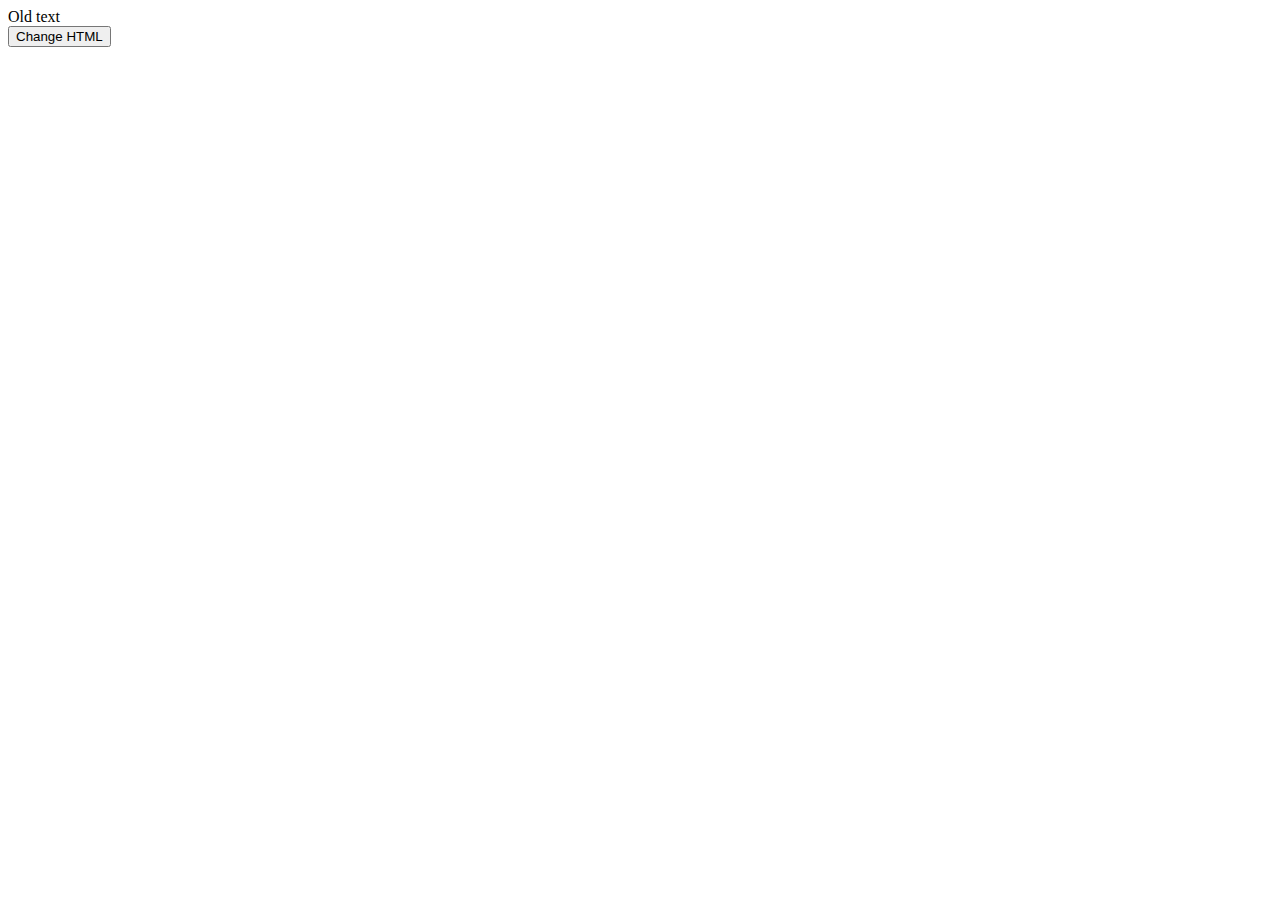
<file: index.html>
<!DOCTYPE html>
<html lang="en">
<head>
    <meta charset="UTF-8">
    <meta name="viewport" content="width=device-width, initial-scale=1.0">
    <title>Document</title>
</head>
<body>
    <div id="t_div">Old text</div>
    <button type="button" onclick="set_html();">Change HTML</button>
    <script src="sample.js">
    </script>
</body>
</html>
</file>
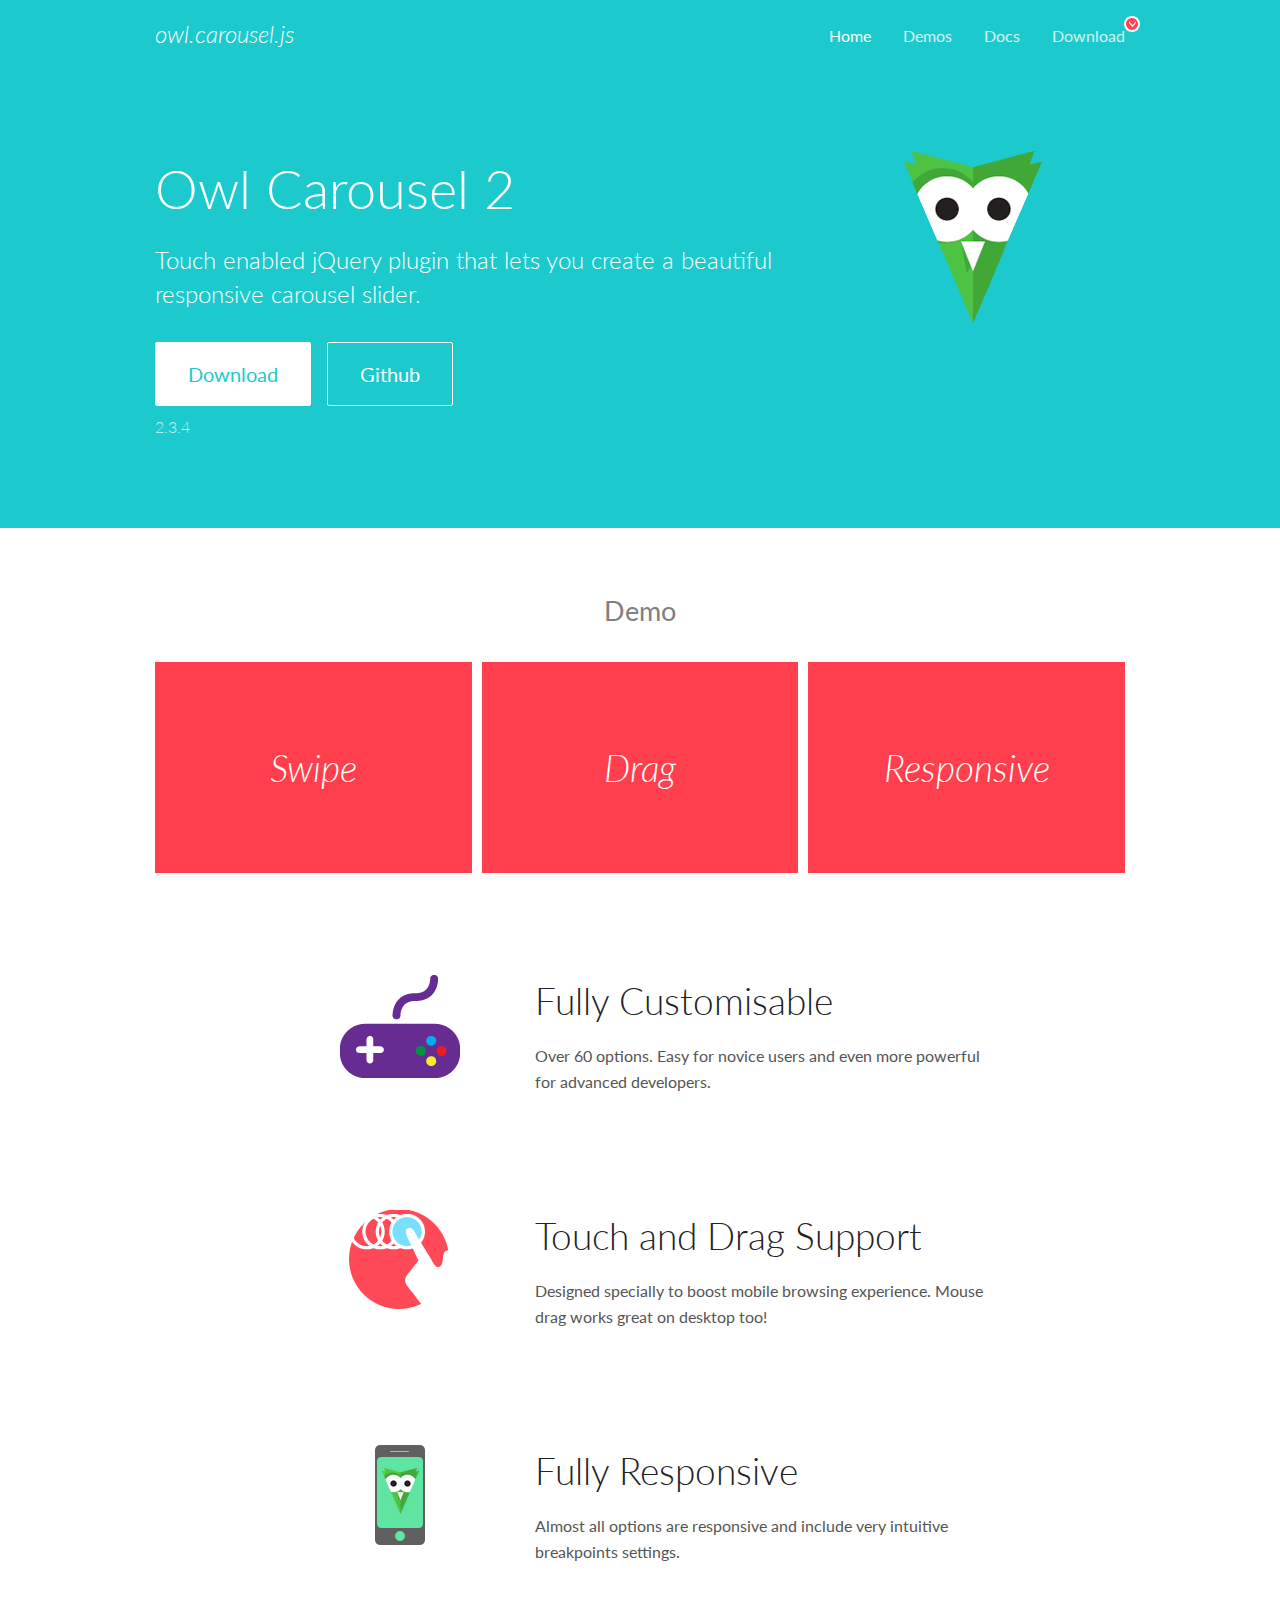
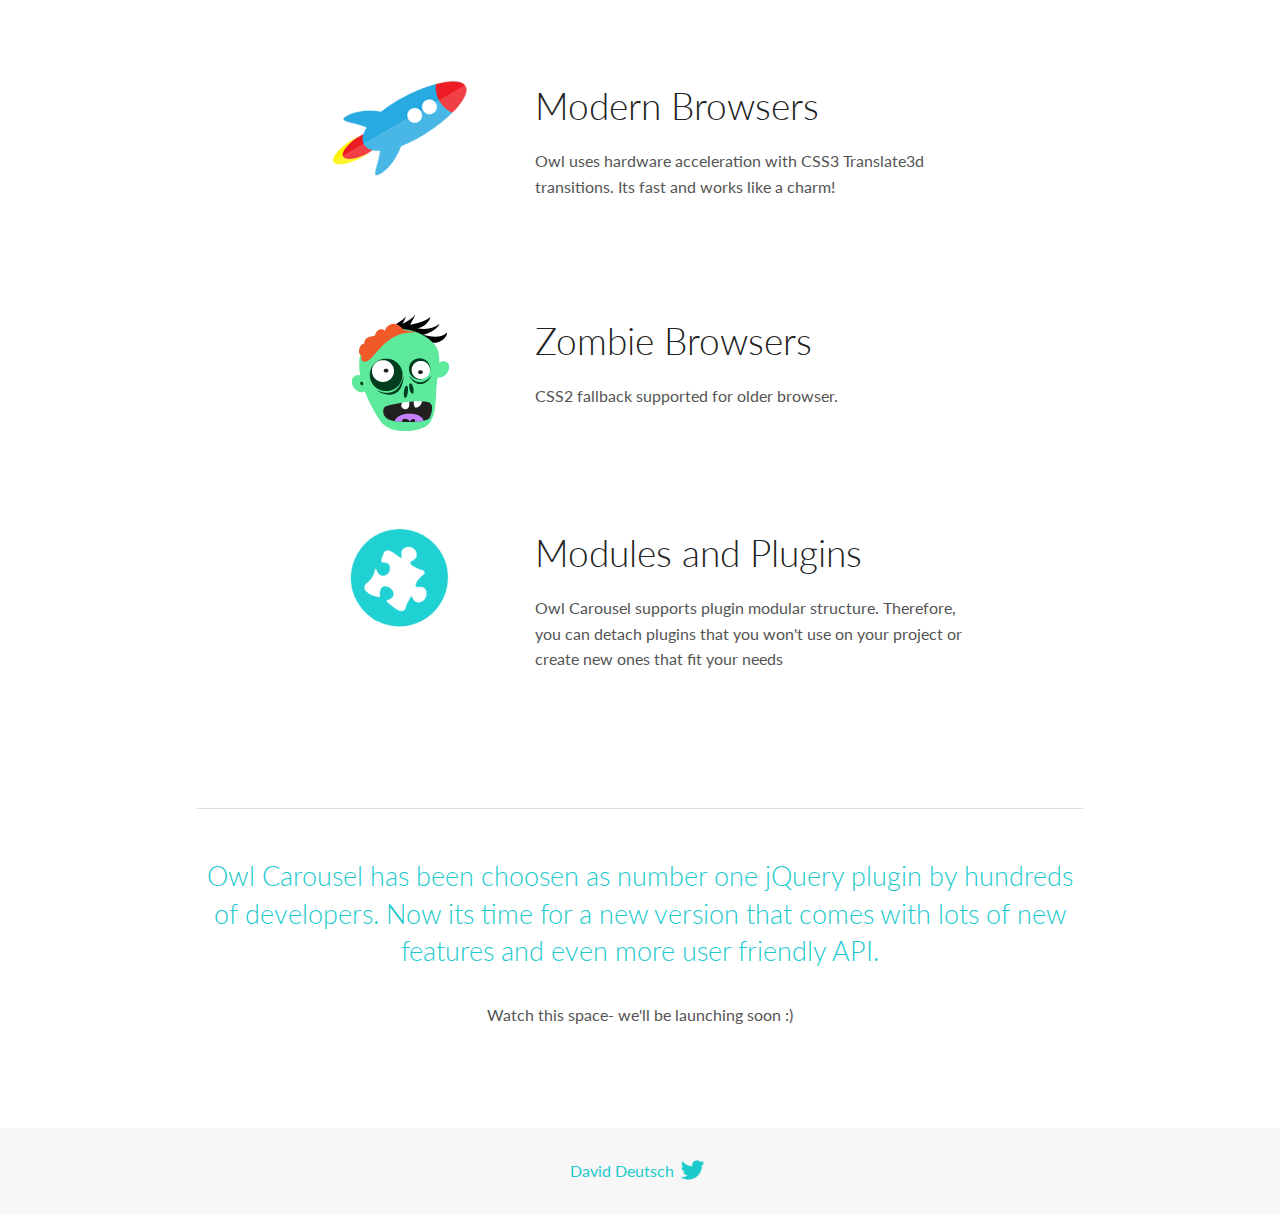
<file: allone/OwlCarousel2-2.3.4/docs/index.html>
<!DOCTYPE html>
<html lang="en">
  <head>

    <!-- head -->
    <meta charset="utf-8">
    <meta name="msapplication-tap-highlight" content="no" />
    <meta name="viewport" content="width=device-width, initial-scale=1.0" />
    <meta name="description" content="Touch enabled jQuery plugin that lets you create beautiful responsive carousel slider.">
    <meta name="author" content="David Deutsch">
    <title>
      Home | Owl Carousel | 2.3.4
    </title>

    <!-- Stylesheets -->
    <link href='https://fonts.googleapis.com/css?family=Lato:300,400,700,400italic,300italic' rel='stylesheet' type='text/css'>
    <link rel="stylesheet" href="assets/css/docs.theme.min.css">

    <!-- Owl Stylesheets -->
    <link rel="stylesheet" href="assets/owlcarousel/assets/owl.carousel.min.css">
    <link rel="stylesheet" href="assets/owlcarousel/assets/owl.theme.default.min.css">

    <!-- HTML5 shim and Respond.js IE8 support of HTML5 elements and media queries -->

    <!--[if lt IE 9]>
      <script src="https://oss.maxcdn.com/libs/html5shiv/3.7.0/html5shiv.js"></script>
      <script src="https://oss.maxcdn.com/libs/respond.js/1.3.0/respond.min.js"></script>
    <![endif]-->

    <!-- Favicons -->
    <link rel="apple-touch-icon-precomposed" sizes="144x144" href="assets/ico/apple-touch-icon-144-precomposed.png">
    <link rel="shortcut icon" href="assets/ico/favicon.png">
    <link rel="shortcut icon" href="favicon.ico">

    <!-- Yeah i know js should not be in header. Its required for demos.-->

    <!-- javascript -->
    <script src="assets/vendors/jquery.min.js"></script>
    <script src="assets/owlcarousel/owl.carousel.js"></script>
  </head>
  <body>

    <!-- header -->
    <header class="header">
      <div class="row">
        <div class="large-12 columns">
          <div class="brand left">
            <h3>
              <a href="/OwlCarousel2/">owl.carousel.js</a> 
            </h3>
          </div>
          <a id="toggle-nav" class="right">
            <span></span> <span></span> <span></span> 
          </a> 
          <div class="nav-bar">
            <ul class="clearfix">
              <li class="active">
                <a href="/OwlCarousel2/index.html">Home</a> 
              </li>
              <li> <a href="/OwlCarousel2/demos/demos.html">Demos</a>  </li>
              <li> <a href="/OwlCarousel2/docs/started-welcome.html">Docs</a>  </li>
              <li>
                <a href="https://github.com/OwlCarousel2/OwlCarousel2/archive/2.3.4.zip">Download</a> 
                <span class="download"></span> 
              </li>
            </ul>
          </div>
        </div>
      </div>
    </header>

    <!-- home panel -->
    <section id="hero">
      <div class="row">
        <div class="large-8 medium-8 columns">
          <h1>Owl Carousel 2</h1>
          <h4>Touch enabled jQuery plugin that lets you create a beautiful responsive carousel slider.</h4>
          <a href="https://github.com/OwlCarousel2/OwlCarousel2/archive/2.3.4.zip" class="hero-button">Download</a> 
          <a href="https://github.com/OwlCarousel2/OwlCarousel2" class="hero-button outline">Github</a> 
          <p>2.3.4</p>
        </div>
        <div class="large-4 medium-4 columns">
          <img class="owl-logo" src="assets/img/owl-logo.png" alt="mr. Owl">
        </div>
      </div>
    </section>

    <!-- body -->
    <div class="home-demo">
      <div class="row">
        <div class="large-12 columns">
          <h3>Demo</h3>
          <div class="owl-carousel">
            <div class="item">
              <h2>Swipe</h2>
            </div>
            <div class="item">
              <h2>Drag</h2>
            </div>
            <div class="item">
              <h2>Responsive</h2>
            </div>
            <div class="item">
              <h2>CSS3</h2>
            </div>
            <div class="item">
              <h2>Fast</h2>
            </div>
            <div class="item">
              <h2>Easy</h2>
            </div>
            <div class="item">
              <h2>Free</h2>
            </div>
            <div class="item">
              <h2>Upgradable</h2>
            </div>
            <div class="item">
              <h2>Tons of options</h2>
            </div>
            <div class="item">
              <h2>Infinity</h2>
            </div>
            <div class="item">
              <h2>Auto Width</h2>
            </div>
          </div>
        </div>
      </div>
    </div>
    <script>
      var owl = $('.owl-carousel');
      owl.owlCarousel({
        margin: 10,
        loop: true,
        responsive: {
          0: {
            items: 1
          },
          600: {
            items: 2
          },
          1000: {
            items: 3
          }
        }
      })
    </script>

    <!-- features -->
    <div id="features">
      <div class="row">
        <div class="small-12 medium-9 small-centered columns">
          <section class="row feature">
            <div class="medium-4 small-12 columns">
              <img src="assets/img/feature-options.png" alt="">
            </div>
            <div class="medium-8 small-12 columns">
              <h2>Fully Customisable</h2>
              <p>Over 60 options. Easy for novice users and even more powerful for advanced developers.</p>
            </div>
          </section>
          <section class="row feature">
            <div class="medium-4 small-12 columns">
              <img src="assets/img/feature-drag.png" alt="">
            </div>
            <div class="medium-8 small-12 columns">
              <h2>Touch and Drag Support</h2>
              <p>Designed specially to boost mobile browsing experience. Mouse drag works great on desktop too!</p>
            </div>
          </section>
          <section class="row feature">
            <div class="medium-4 small-12 columns">
              <img src="assets/img/feature-responsive.png" alt="">
            </div>
            <div class="medium-8 small-12 columns">
              <h2>Fully Responsive</h2>
              <p>Almost all options are responsive and include very intuitive breakpoints settings.</p>
            </div>
          </section>
          <section class="row feature">
            <div class="medium-4 small-12 columns">
              <img src="assets/img/feature-modern.png" alt="">
            </div>
            <div class="medium-8 small-12 columns">
              <h2>Modern Browsers</h2>
              <p>Owl uses hardware acceleration with CSS3 Translate3d transitions. Its fast and works like a charm! </p>
            </div>
          </section>
          <section class="row feature">
            <div class="medium-4 small-12 columns">
              <img src="assets/img/feature-zombie.png" alt="">
            </div>
            <div class="medium-8 small-12 columns">
              <h2>Zombie Browsers</h2>
              <p>CSS2 fallback supported for older browser.</p>
            </div>
          </section>
          <section class="row feature">
            <div class="medium-4 small-12 columns">
              <img src="assets/img/feature-module.png" alt="">
            </div>
            <div class="medium-8 small-12 columns">
              <h2>Modules and Plugins</h2>
              <p>Owl Carousel supports plugin modular structure. Therefore, you can detach plugins that you won&#x27;t use on your project or create new ones that fit your needs</p>
            </div>
          </section>
        </div>
      </div>
    </div>

    <!-- footer -->
    <section id="teaser-text">
      <div class="row">
        <div class="small-12 medium-11 small-centered columns">
          <hr>
          <h3 id="owl-carousel-has-been-choosen-as-number-one-jquery-plugin-by-hundreds-of-developers-now-its-time-for-a-new-version-that-comes-with-lots-of-new-features-and-even-more-user-friendly-api-">Owl Carousel has been choosen as number one jQuery plugin by hundreds of developers. Now its time for a new version that comes with lots of new features and even more user friendly API.</h3>
          <p>Watch this space- we&#39;ll be launching soon :)</p>
        </div>
      </div>
    </section>

    <!-- footer -->
    <footer class="footer">
      <div class="row">
        <div class="large-12 columns">
          <h5>
            <a href="/OwlCarousel2/docs/support-contact.html">David Deutsch</a> 
            <a id="custom-tweet-button" href="https://twitter.com/share?url=https://github.com/OwlCarousel2/OwlCarousel2&text=Owl Carousel - This is so awesome! " target="_blank"></a> 
          </h5>
        </div>
      </div>
    </footer>

    <!-- vendors -->
    <script src="assets/vendors/highlight.js"></script>
    <script src="assets/js/app.js"></script>
  </body>
</html>
</file>
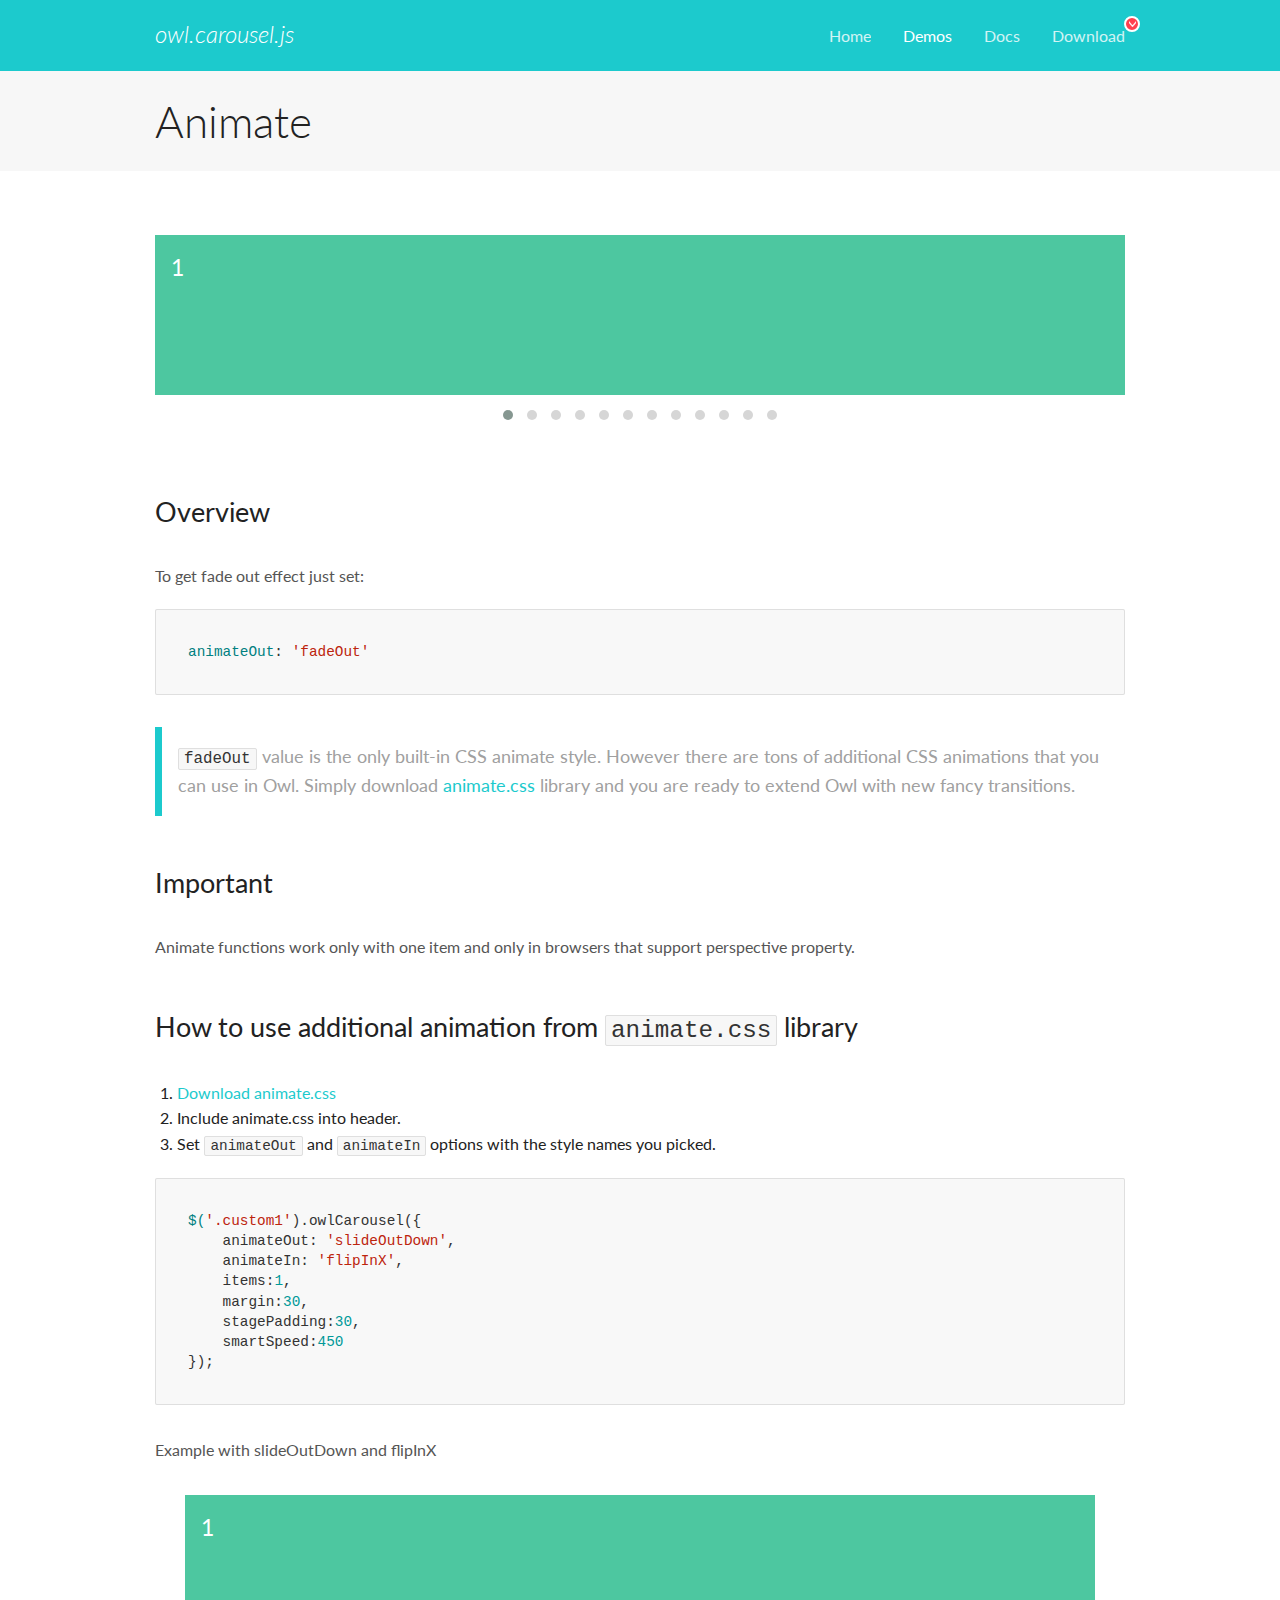
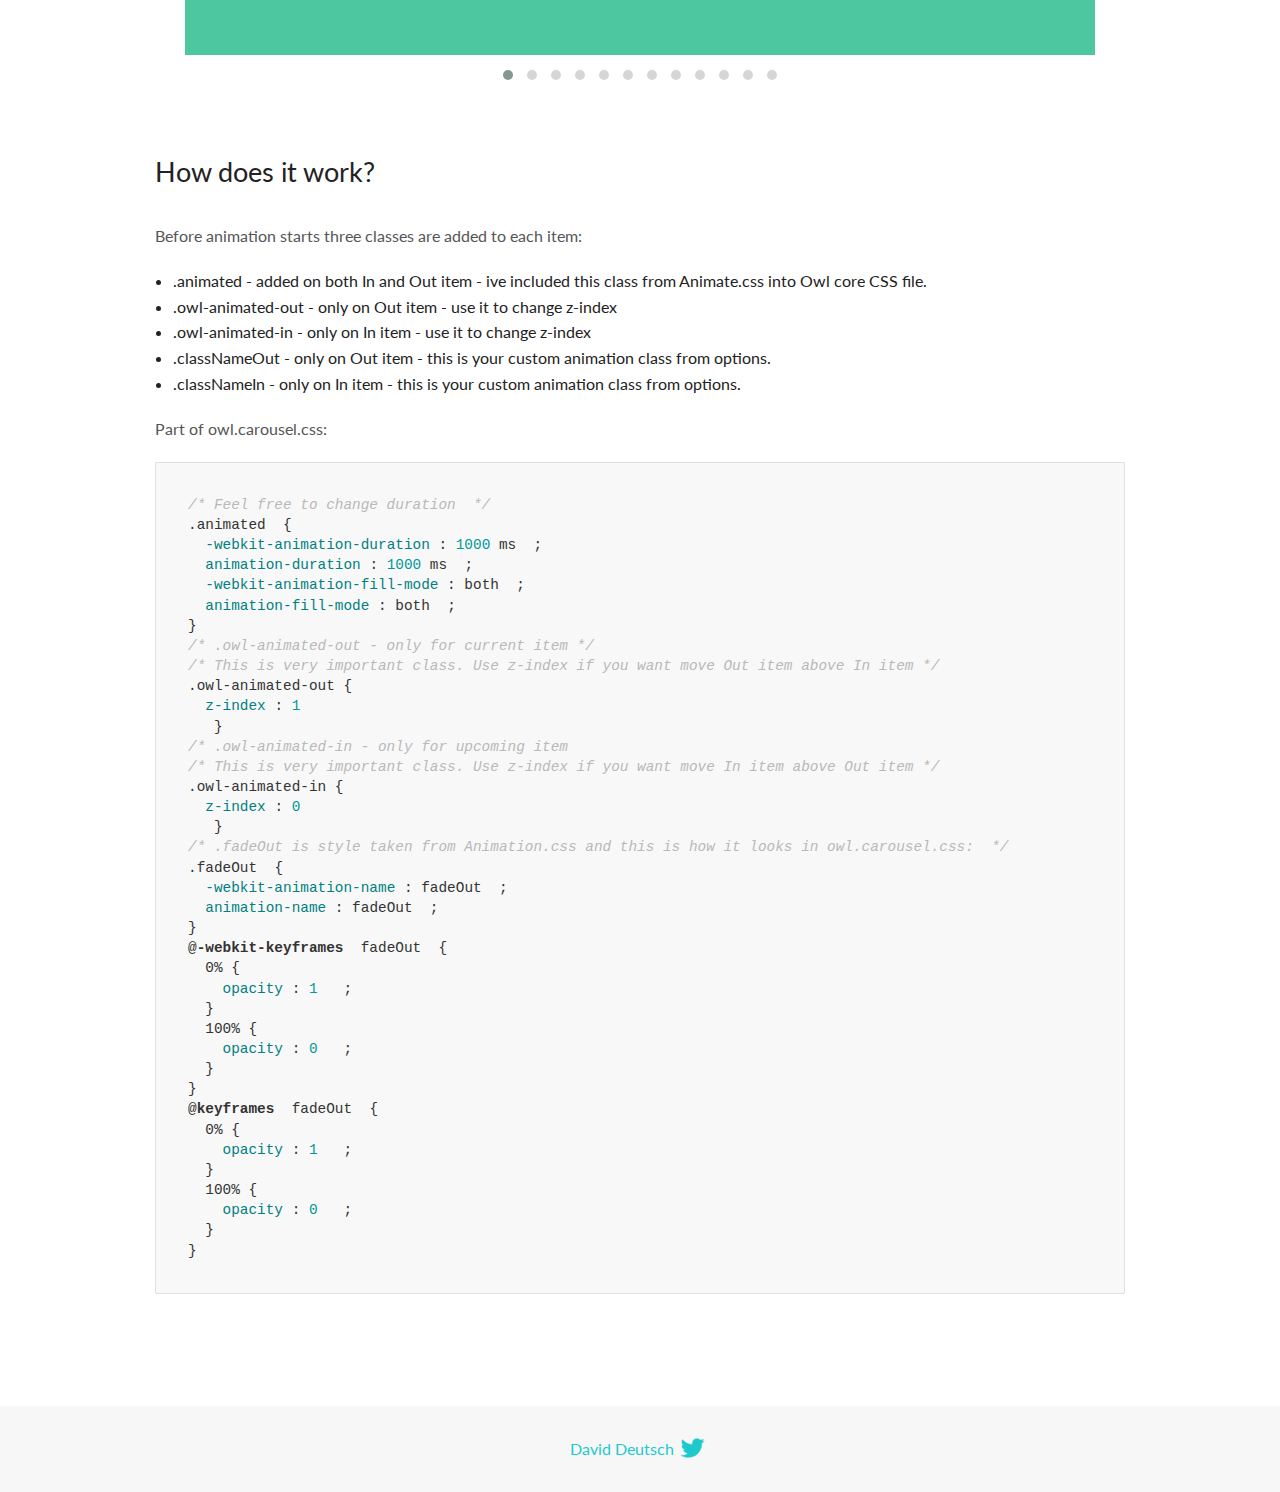
<file: allone/OwlCarousel2-2.3.4/docs/demos/animate.html>
<!DOCTYPE html>
<html lang="en">
  <head>

    <!-- head -->
    <meta charset="utf-8">
    <meta name="msapplication-tap-highlight" content="no" />
    <meta name="viewport" content="width=device-width, initial-scale=1.0" />
    <meta name="description" content="Animate carousel">
    <meta name="author" content="David Deutsch">
    <title>
      Animate Demo | Owl Carousel | 2.3.4
    </title>

    <!-- Stylesheets -->
    <link href='https://fonts.googleapis.com/css?family=Lato:300,400,700,400italic,300italic' rel='stylesheet' type='text/css'>
    <link rel="stylesheet" href="../assets/css/docs.theme.min.css">

    <!-- Owl Stylesheets -->
    <link rel="stylesheet" href="../assets/owlcarousel/assets/owl.carousel.min.css">
    <link rel="stylesheet" href="../assets/owlcarousel/assets/owl.theme.default.min.css">

    <!-- HTML5 shim and Respond.js IE8 support of HTML5 elements and media queries -->

    <!--[if lt IE 9]>
      <script src="https://oss.maxcdn.com/libs/html5shiv/3.7.0/html5shiv.js"></script>
      <script src="https://oss.maxcdn.com/libs/respond.js/1.3.0/respond.min.js"></script>
    <![endif]-->

    <!-- Favicons -->
    <link rel="apple-touch-icon-precomposed" sizes="144x144" href="../assets/ico/apple-touch-icon-144-precomposed.png">
    <link rel="shortcut icon" href="../assets/ico/favicon.png">
    <link rel="shortcut icon" href="favicon.ico">

    <!-- Yeah i know js should not be in header. Its required for demos.-->

    <!-- javascript -->
    <script src="../assets/vendors/jquery.min.js"></script>
    <script src="../assets/owlcarousel/owl.carousel.js"></script>
  </head>
  <body>

    <!-- header -->
    <header class="header">
      <div class="row">
        <div class="large-12 columns">
          <div class="brand left">
            <h3>
              <a href="/OwlCarousel2/">owl.carousel.js</a> 
            </h3>
          </div>
          <a id="toggle-nav" class="right">
            <span></span> <span></span> <span></span> 
          </a> 
          <div class="nav-bar">
            <ul class="clearfix">
              <li> <a href="/OwlCarousel2/index.html">Home</a>  </li>
              <li class="active">
                <a href="/OwlCarousel2/demos/demos.html">Demos</a> 
              </li>
              <li> <a href="/OwlCarousel2/docs/started-welcome.html">Docs</a>  </li>
              <li>
                <a href="https://github.com/OwlCarousel2/OwlCarousel2/archive/2.3.4.zip">Download</a> 
                <span class="download"></span> 
              </li>
            </ul>
          </div>
        </div>
      </div>
    </header>

    <!-- title -->
    <section class="title">
      <div class="row">
        <div class="large-12 columns">
          <h1>Animate</h1>
        </div>
      </div>
    </section>

    <!--  Demos -->
    <section id="demos">
      <div class="row">
        <div class="large-12 columns">
          <div class="fadeOut owl-carousel owl-theme">
            <div class="item">
              <h4>1</h4>
            </div>
            <div class="item">
              <h4>2</h4>
            </div>
            <div class="item">
              <h4>3</h4>
            </div>
            <div class="item">
              <h4>4</h4>
            </div>
            <div class="item">
              <h4>5</h4>
            </div>
            <div class="item">
              <h4>6</h4>
            </div>
            <div class="item">
              <h4>7</h4>
            </div>
            <div class="item">
              <h4>8</h4>
            </div>
            <div class="item">
              <h4>9</h4>
            </div>
            <div class="item">
              <h4>10</h4>
            </div>
            <div class="item">
              <h4>11</h4>
            </div>
            <div class="item">
              <h4>12</h4>
            </div>
          </div>
          <h3 id="overview">Overview</h3>
          <p>To get fade out effect just set:</p>
          <pre><code>animateOut: &#39;fadeOut&#39;</code></pre>
          <blockquote>
            <p><code>fadeOut</code> value is the only built-in CSS animate style. However there are tons of additional CSS animations that you can use in Owl. Simply download
              <a href="https://daneden.github.io/animate.css/">animate.css</a>  library and you are ready to extend Owl with new fancy transitions.</p>
          </blockquote>
          <h3 id="important">Important</h3>
          <p>Animate functions work only with one item and only in browsers that support perspective property.</p>
          <h3 id="how-to-use-additional-animation-from-animate-css-library">How to use additional animation from <code>animate.css</code> library</h3>
          <ol>
            <li> <a href="https://daneden.github.io/animate.css/">Download animate.css</a>  </li>
            <li>Include animate.css into header.</li>
            <li>Set <code>animateOut</code> and <code>animateIn</code> options with the style names you picked.</li>
          </ol>
          <pre><code>$(&#39;.custom1&#39;).owlCarousel({
    animateOut: &#39;slideOutDown&#39;,
    animateIn: &#39;flipInX&#39;,
    items:1,
    margin:30,
    stagePadding:30,
    smartSpeed:450
});</code></pre>
          <p>Example with slideOutDown and flipInX</p>
          <div class="custom1 owl-carousel owl-theme">
            <div class="item">
              <h4>1</h4>
            </div>
            <div class="item">
              <h4>2</h4>
            </div>
            <div class="item">
              <h4>3</h4>
            </div>
            <div class="item">
              <h4>4</h4>
            </div>
            <div class="item">
              <h4>5</h4>
            </div>
            <div class="item">
              <h4>6</h4>
            </div>
            <div class="item">
              <h4>7</h4>
            </div>
            <div class="item">
              <h4>8</h4>
            </div>
            <div class="item">
              <h4>9</h4>
            </div>
            <div class="item">
              <h4>10</h4>
            </div>
            <div class="item">
              <h4>11</h4>
            </div>
            <div class="item">
              <h4>12</h4>
            </div>
          </div>
          <h3 id="how-does-it-work-">How does it work?</h3>
          <p>Before animation starts three classes are added to each item:</p>
          <ul>
            <li>.animated - added on both In and Out item - ive included this class from Animate.css into Owl core CSS file.</li>
            <li>.owl-animated-out - only on Out item - use it to change z-index</li>
            <li>.owl-animated-in - only on In item - use it to change z-index</li>
            <li>.classNameOut - only on Out item - this is your custom animation class from options.</li>
            <li>.classNameIn - only on In item - this is your custom animation class from options.</li>
          </ul>
          <p>Part of owl.carousel.css:</p>
          <pre><code class="language-css"><span class="comment">/* Feel free to change duration  */</span> 
<span class="class">.animated</span>  <span class="rules">{
  <span class="rule"><span class="attribute">-webkit-animation-duration</span> :<span class="value"> <span class="number">1000</span> ms</span> </span> ;
  <span class="rule"><span class="attribute">animation-duration</span> :<span class="value"> <span class="number">1000</span> ms</span> </span> ;
  <span class="rule"><span class="attribute">-webkit-animation-fill-mode</span> :<span class="value"> both</span> </span> ;
  <span class="rule"><span class="attribute">animation-fill-mode</span> :<span class="value"> both</span> </span> ;
<span class="rule">}</span> </span> 
<span class="comment">/* .owl-animated-out - only for current item */</span> 
<span class="comment">/* This is very important class. Use z-index if you want move Out item above In item */</span> 
<span class="class">.owl-animated-out</span> <span class="rules">{
  <span class="rule"><span class="attribute">z-index</span> :<span class="value"> <span class="number">1</span> 
</span> </span> </span> }
<span class="comment">/* .owl-animated-in - only for upcoming item
/* This is very important class. Use z-index if you want move In item above Out item */</span> 
<span class="class">.owl-animated-in</span> <span class="rules">{
  <span class="rule"><span class="attribute">z-index</span> :<span class="value"> <span class="number">0</span> 
</span> </span> </span> }
<span class="comment">/* .fadeOut is style taken from Animation.css and this is how it looks in owl.carousel.css:  */</span> 
<span class="class">.fadeOut</span>  <span class="rules">{
  <span class="rule"><span class="attribute">-webkit-animation-name</span> :<span class="value"> fadeOut</span> </span> ;
  <span class="rule"><span class="attribute">animation-name</span> :<span class="value"> fadeOut</span> </span> ;
<span class="rule">}</span> </span> 
<span class="at_rule">@<span class="keyword">-webkit-keyframes</span>  fadeOut </span> {
  0% <span class="rules">{
    <span class="rule"><span class="attribute">opacity</span> :<span class="value"> <span class="number">1</span> </span> </span> ;
  <span class="rule">}</span> </span> 
  100% <span class="rules">{
    <span class="rule"><span class="attribute">opacity</span> :<span class="value"> <span class="number">0</span> </span> </span> ;
  <span class="rule">}</span> </span> 
}
<span class="at_rule">@<span class="keyword">keyframes</span>  fadeOut </span> {
  0% <span class="rules">{
    <span class="rule"><span class="attribute">opacity</span> :<span class="value"> <span class="number">1</span> </span> </span> ;
  <span class="rule">}</span> </span> 
  100% <span class="rules">{
    <span class="rule"><span class="attribute">opacity</span> :<span class="value"> <span class="number">0</span> </span> </span> ;
  <span class="rule">}</span> </span> 
}</code></pre>
          <link rel="stylesheet" href="../assets/css/animate.css">
          <script>
            jQuery(document).ready(function($) {
              $('.fadeOut').owlCarousel({
                items: 1,
                animateOut: 'fadeOut',
                loop: true,
                margin: 10,
              });
              $('.custom1').owlCarousel({
                animateOut: 'slideOutDown',
                animateIn: 'flipInX',
                items: 1,
                margin: 30,
                stagePadding: 30,
                smartSpeed: 450
              });
            });
          </script>
        </div>
      </div>
    </section>

    <!-- footer -->
    <footer class="footer">
      <div class="row">
        <div class="large-12 columns">
          <h5>
            <a href="/OwlCarousel2/docs/support-contact.html">David Deutsch</a> 
            <a id="custom-tweet-button" href="https://twitter.com/share?url=https://github.com/OwlCarousel2/OwlCarousel2&text=Owl Carousel - This is so awesome! " target="_blank"></a> 
          </h5>
        </div>
      </div>
    </footer>

    <!-- vendors -->
    <script src="../assets/vendors/highlight.js"></script>
    <script src="../assets/js/app.js"></script>
  </body>
</html>
</file>
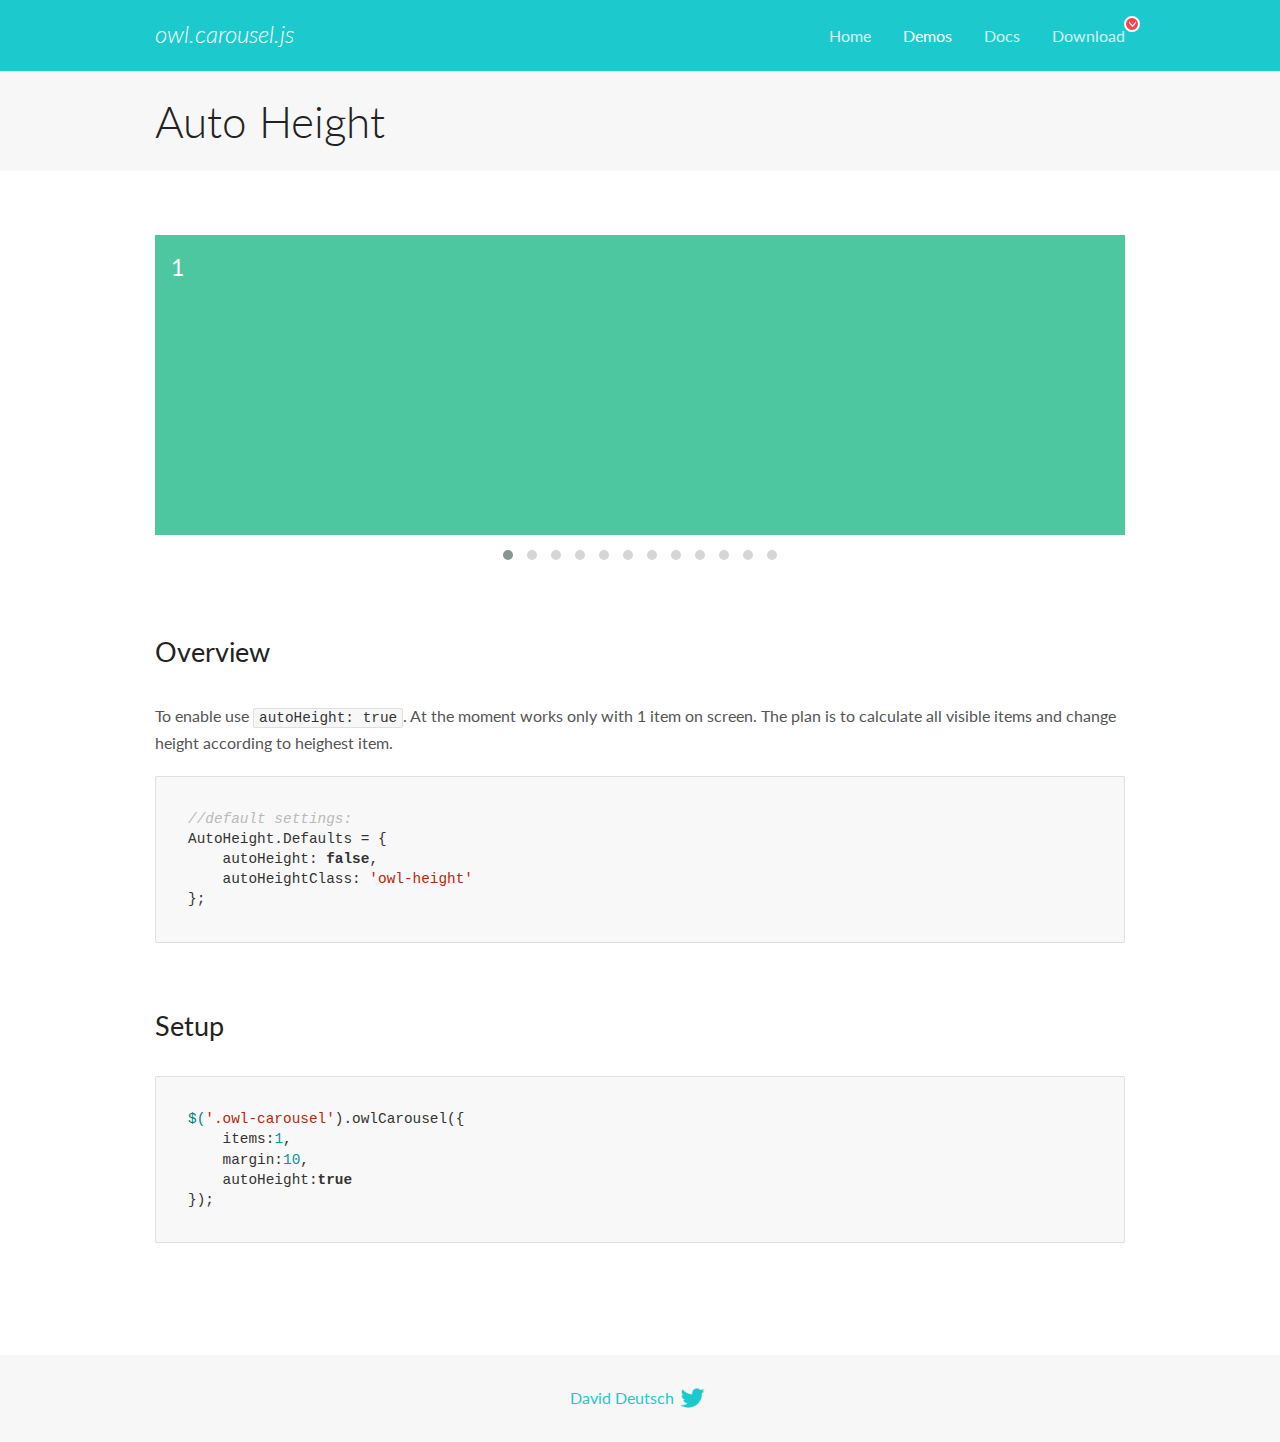
<file: allone/OwlCarousel2-2.3.4/docs/demos/autoheight.html>
<!DOCTYPE html>
<html lang="en">
  <head>

    <!-- head -->
    <meta charset="utf-8">
    <meta name="msapplication-tap-highlight" content="no" />
    <meta name="viewport" content="width=device-width, initial-scale=1.0" />
    <meta name="description" content="autoHeight usage demo">
    <meta name="author" content="David Deutsch">
    <title>
      Auto Height Demo | Owl Carousel | 2.3.4
    </title>

    <!-- Stylesheets -->
    <link href='https://fonts.googleapis.com/css?family=Lato:300,400,700,400italic,300italic' rel='stylesheet' type='text/css'>
    <link rel="stylesheet" href="../assets/css/docs.theme.min.css">

    <!-- Owl Stylesheets -->
    <link rel="stylesheet" href="../assets/owlcarousel/assets/owl.carousel.min.css">
    <link rel="stylesheet" href="../assets/owlcarousel/assets/owl.theme.default.min.css">

    <!-- HTML5 shim and Respond.js IE8 support of HTML5 elements and media queries -->

    <!--[if lt IE 9]>
      <script src="https://oss.maxcdn.com/libs/html5shiv/3.7.0/html5shiv.js"></script>
      <script src="https://oss.maxcdn.com/libs/respond.js/1.3.0/respond.min.js"></script>
    <![endif]-->

    <!-- Favicons -->
    <link rel="apple-touch-icon-precomposed" sizes="144x144" href="../assets/ico/apple-touch-icon-144-precomposed.png">
    <link rel="shortcut icon" href="../assets/ico/favicon.png">
    <link rel="shortcut icon" href="favicon.ico">

    <!-- Yeah i know js should not be in header. Its required for demos.-->

    <!-- javascript -->
    <script src="../assets/vendors/jquery.min.js"></script>
    <script src="../assets/owlcarousel/owl.carousel.js"></script>
  </head>
  <body>

    <!-- header -->
    <header class="header">
      <div class="row">
        <div class="large-12 columns">
          <div class="brand left">
            <h3>
              <a href="/OwlCarousel2/">owl.carousel.js</a> 
            </h3>
          </div>
          <a id="toggle-nav" class="right">
            <span></span> <span></span> <span></span> 
          </a> 
          <div class="nav-bar">
            <ul class="clearfix">
              <li> <a href="/OwlCarousel2/index.html">Home</a>  </li>
              <li class="active">
                <a href="/OwlCarousel2/demos/demos.html">Demos</a> 
              </li>
              <li> <a href="/OwlCarousel2/docs/started-welcome.html">Docs</a>  </li>
              <li>
                <a href="https://github.com/OwlCarousel2/OwlCarousel2/archive/2.3.4.zip">Download</a> 
                <span class="download"></span> 
              </li>
            </ul>
          </div>
        </div>
      </div>
    </header>

    <!-- title -->
    <section class="title">
      <div class="row">
        <div class="large-12 columns">
          <h1>Auto Height</h1>
        </div>
      </div>
    </section>

    <!--  Demos -->
    <section id="demos">
      <div class="row">
        <div class="large-12 columns">
          <div class="owl-carousel owl-theme">
            <div class="item" style="height:300px">
              <h4>1</h4>
            </div>
            <div class="item" style="height:100px">
              <h4>2</h4>
            </div>
            <div class="item" style="height:500px">
              <h4>3</h4>
            </div>
            <div class="item" style="height:250px">
              <h4>4</h4>
            </div>
            <div class="item" style="height:400px">
              <h4>5</h4>
            </div>
            <div class="item" style="height:500px">
              <h4>6</h4>
            </div>
            <div class="item" style="height:600px">
              <h4>7</h4>
            </div>
            <div class="item" style="height:400px">
              <h4>8</h4>
            </div>
            <div class="item" style="height:300px">
              <h4>9</h4>
            </div>
            <div class="item" style="height:350px">
              <h4>10</h4>
            </div>
            <div class="item" style="height:200px">
              <h4>11</h4>
            </div>
            <div class="item" style="height:150px">
              <h4>12</h4>
            </div>
          </div>
          <h3 id="overview">Overview</h3>
          <p>To enable use <code>autoHeight: true</code>. At the moment works only with 1 item on screen. The plan is to calculate all visible items and change height according to heighest item.</p>
          <pre><code>//default settings:
AutoHeight.Defaults = {
    autoHeight: false,
    autoHeightClass: &#39;owl-height&#39;
};</code></pre>
          <h3 id="setup">Setup</h3>
          <pre><code>$(&#39;.owl-carousel&#39;).owlCarousel({
    items:1,
    margin:10,
    autoHeight:true
});</code></pre>
          <script>
            $(document).ready(function() {
              $('.owl-carousel').owlCarousel({
                items: 1,
                margin: 10,
                autoHeight: true
              });
            })
          </script>
        </div>
      </div>
    </section>

    <!-- footer -->
    <footer class="footer">
      <div class="row">
        <div class="large-12 columns">
          <h5>
            <a href="/OwlCarousel2/docs/support-contact.html">David Deutsch</a> 
            <a id="custom-tweet-button" href="https://twitter.com/share?url=https://github.com/OwlCarousel2/OwlCarousel2&text=Owl Carousel - This is so awesome! " target="_blank"></a> 
          </h5>
        </div>
      </div>
    </footer>

    <!-- vendors -->
    <script src="../assets/vendors/highlight.js"></script>
    <script src="../assets/js/app.js"></script>
  </body>
</html>
</file>
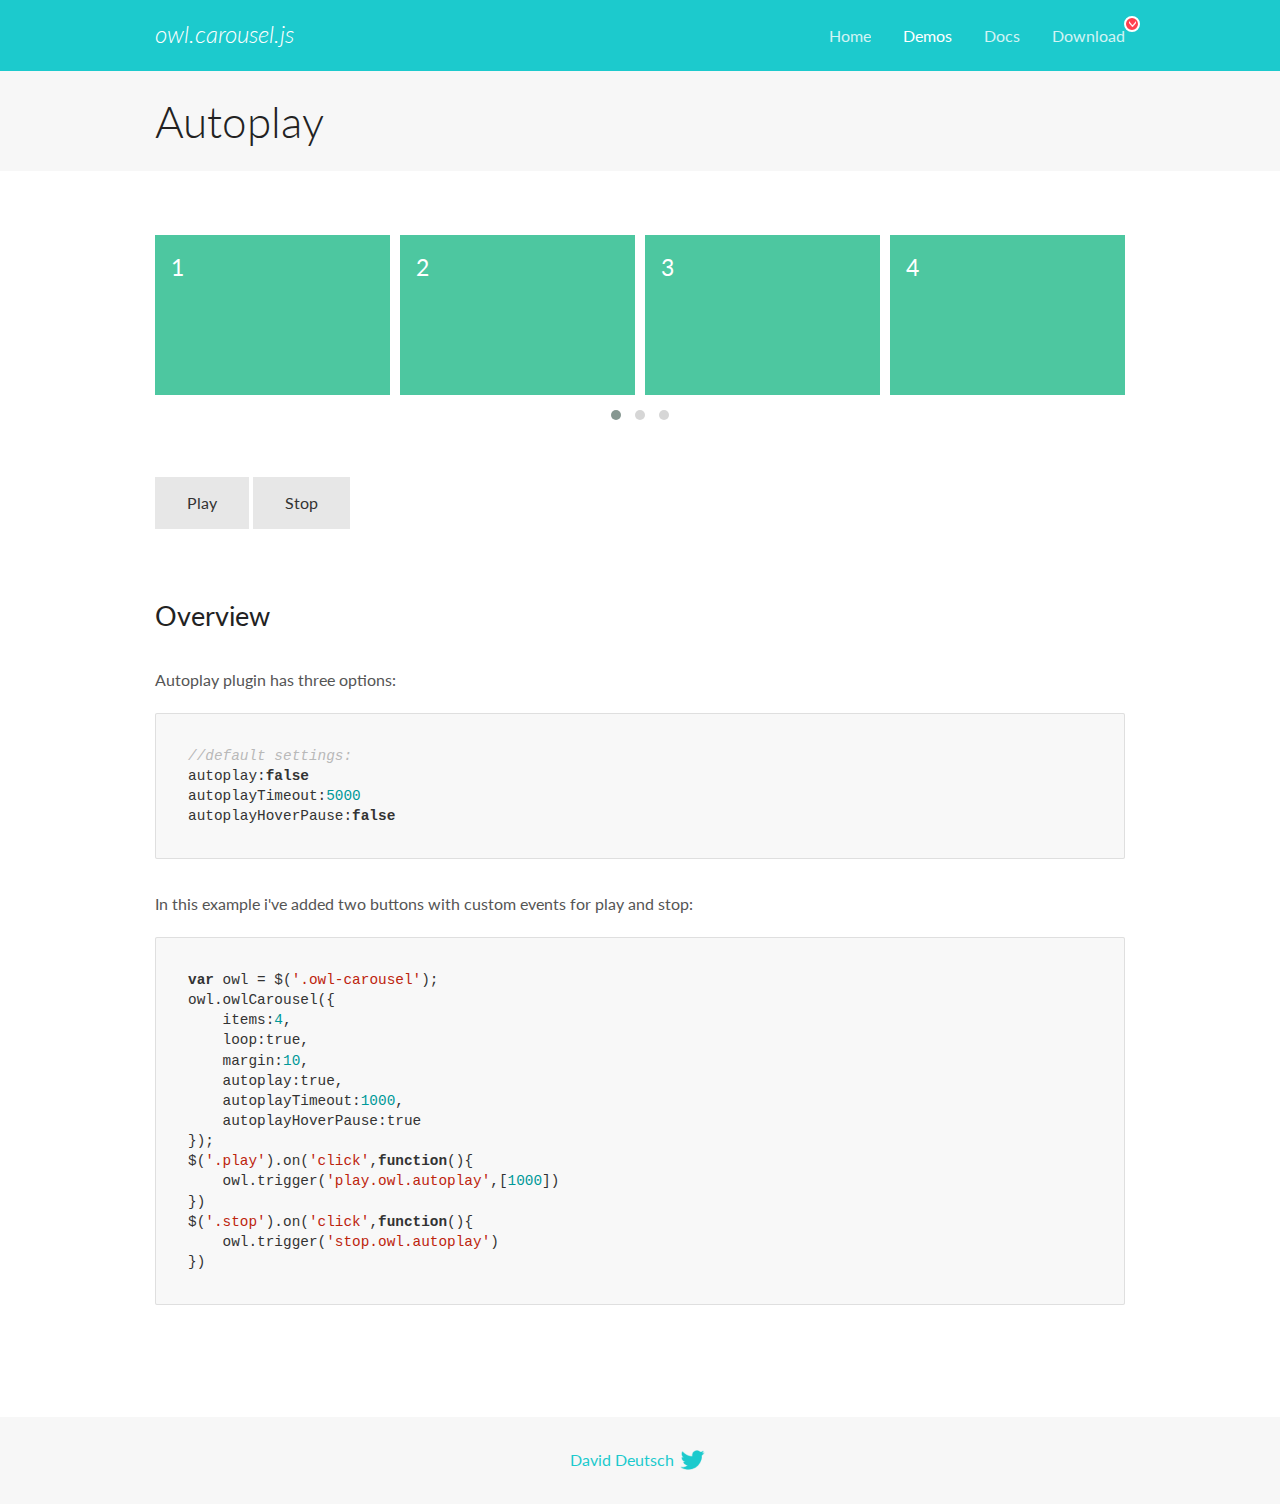
<file: allone/OwlCarousel2-2.3.4/docs/demos/autoplay.html>
<!DOCTYPE html>
<html lang="en">
  <head>

    <!-- head -->
    <meta charset="utf-8">
    <meta name="msapplication-tap-highlight" content="no" />
    <meta name="viewport" content="width=device-width, initial-scale=1.0" />
    <meta name="description" content="Autoplay usage demo">
    <meta name="author" content="David Deutsch">
    <title>
      Autoplay Demo | Owl Carousel | 2.3.4
    </title>

    <!-- Stylesheets -->
    <link href='https://fonts.googleapis.com/css?family=Lato:300,400,700,400italic,300italic' rel='stylesheet' type='text/css'>
    <link rel="stylesheet" href="../assets/css/docs.theme.min.css">

    <!-- Owl Stylesheets -->
    <link rel="stylesheet" href="../assets/owlcarousel/assets/owl.carousel.min.css">
    <link rel="stylesheet" href="../assets/owlcarousel/assets/owl.theme.default.min.css">

    <!-- HTML5 shim and Respond.js IE8 support of HTML5 elements and media queries -->

    <!--[if lt IE 9]>
      <script src="https://oss.maxcdn.com/libs/html5shiv/3.7.0/html5shiv.js"></script>
      <script src="https://oss.maxcdn.com/libs/respond.js/1.3.0/respond.min.js"></script>
    <![endif]-->

    <!-- Favicons -->
    <link rel="apple-touch-icon-precomposed" sizes="144x144" href="../assets/ico/apple-touch-icon-144-precomposed.png">
    <link rel="shortcut icon" href="../assets/ico/favicon.png">
    <link rel="shortcut icon" href="favicon.ico">

    <!-- Yeah i know js should not be in header. Its required for demos.-->

    <!-- javascript -->
    <script src="../assets/vendors/jquery.min.js"></script>
    <script src="../assets/owlcarousel/owl.carousel.js"></script>
  </head>
  <body>

    <!-- header -->
    <header class="header">
      <div class="row">
        <div class="large-12 columns">
          <div class="brand left">
            <h3>
              <a href="/OwlCarousel2/">owl.carousel.js</a> 
            </h3>
          </div>
          <a id="toggle-nav" class="right">
            <span></span> <span></span> <span></span> 
          </a> 
          <div class="nav-bar">
            <ul class="clearfix">
              <li> <a href="/OwlCarousel2/index.html">Home</a>  </li>
              <li class="active">
                <a href="/OwlCarousel2/demos/demos.html">Demos</a> 
              </li>
              <li> <a href="/OwlCarousel2/docs/started-welcome.html">Docs</a>  </li>
              <li>
                <a href="https://github.com/OwlCarousel2/OwlCarousel2/archive/2.3.4.zip">Download</a> 
                <span class="download"></span> 
              </li>
            </ul>
          </div>
        </div>
      </div>
    </header>

    <!-- title -->
    <section class="title">
      <div class="row">
        <div class="large-12 columns">
          <h1>Autoplay</h1>
        </div>
      </div>
    </section>

    <!--  Demos -->
    <section id="demos">
      <div class="row">
        <div class="large-12 columns">
          <div class="owl-carousel owl-theme">
            <div class="item">
              <h4>1</h4>
            </div>
            <div class="item">
              <h4>2</h4>
            </div>
            <div class="item">
              <h4>3</h4>
            </div>
            <div class="item">
              <h4>4</h4>
            </div>
            <div class="item">
              <h4>5</h4>
            </div>
            <div class="item">
              <h4>6</h4>
            </div>
            <div class="item">
              <h4>7</h4>
            </div>
            <div class="item">
              <h4>8</h4>
            </div>
            <div class="item">
              <h4>9</h4>
            </div>
            <div class="item">
              <h4>10</h4>
            </div>
            <div class="item">
              <h4>11</h4>
            </div>
            <div class="item">
              <h4>12</h4>
            </div>
          </div>
          <a class="button secondary play">Play</a> 
          <a class="button secondary stop">Stop</a> 
          <h3 id="overview">Overview</h3>
          <p>Autoplay plugin has three options:</p>
          <pre><code>//default settings:
autoplay:false
autoplayTimeout:5000
autoplayHoverPause:false</code></pre>
          <p>In this example i&#39;ve added two buttons with custom events for play and stop:</p>
          <pre><code>var owl = $(&#39;.owl-carousel&#39;);
owl.owlCarousel({
    items:4,
    loop:true,
    margin:10,
    autoplay:true,
    autoplayTimeout:1000,
    autoplayHoverPause:true
});
$(&#39;.play&#39;).on(&#39;click&#39;,function(){
    owl.trigger(&#39;play.owl.autoplay&#39;,[1000])
})
$(&#39;.stop&#39;).on(&#39;click&#39;,function(){
    owl.trigger(&#39;stop.owl.autoplay&#39;)
})</code></pre>
          <script>
            $(document).ready(function() {
              var owl = $('.owl-carousel');
              owl.owlCarousel({
                items: 4,
                loop: true,
                margin: 10,
                autoplay: true,
                autoplayTimeout: 1000,
                autoplayHoverPause: true
              });
              $('.play').on('click', function() {
                owl.trigger('play.owl.autoplay', [1000])
              })
              $('.stop').on('click', function() {
                owl.trigger('stop.owl.autoplay')
              })
            })
          </script>
        </div>
      </div>
    </section>

    <!-- footer -->
    <footer class="footer">
      <div class="row">
        <div class="large-12 columns">
          <h5>
            <a href="/OwlCarousel2/docs/support-contact.html">David Deutsch</a> 
            <a id="custom-tweet-button" href="https://twitter.com/share?url=https://github.com/OwlCarousel2/OwlCarousel2&text=Owl Carousel - This is so awesome! " target="_blank"></a> 
          </h5>
        </div>
      </div>
    </footer>

    <!-- vendors -->
    <script src="../assets/vendors/highlight.js"></script>
    <script src="../assets/js/app.js"></script>
  </body>
</html>
</file>
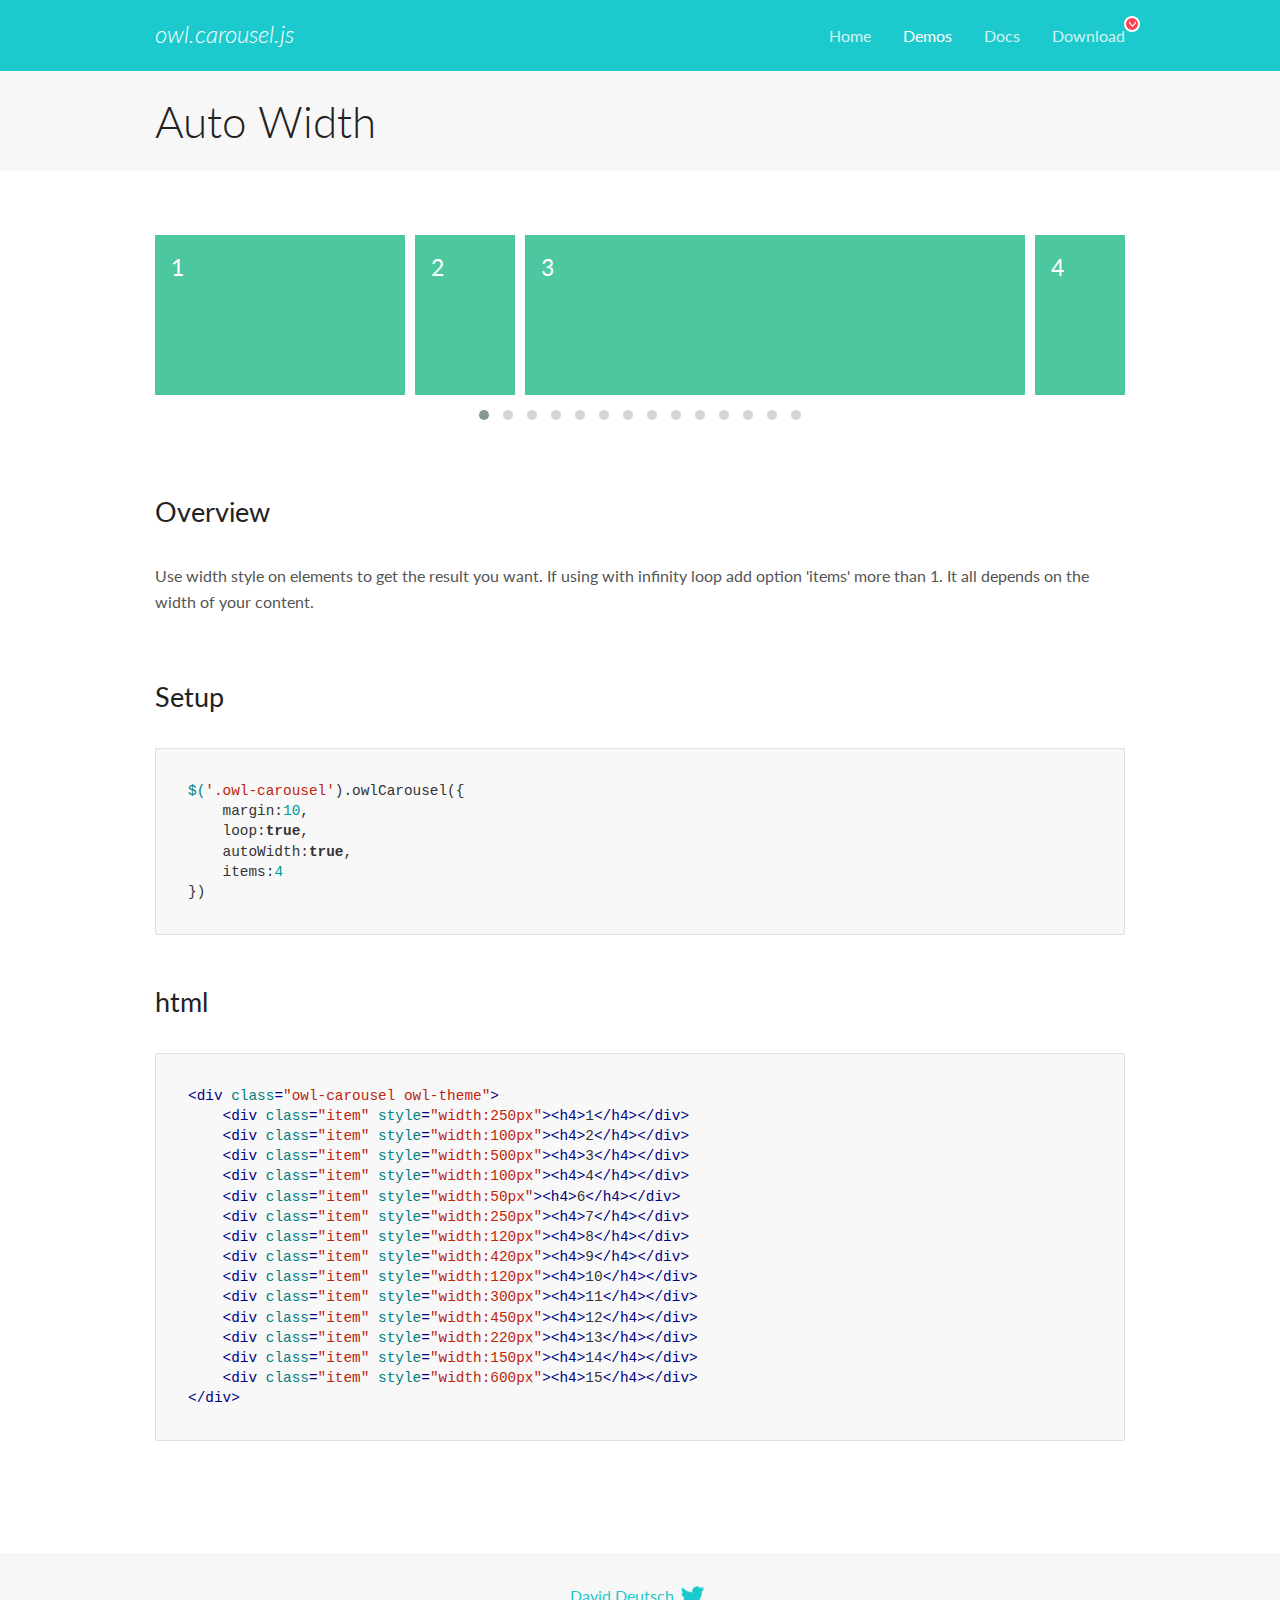
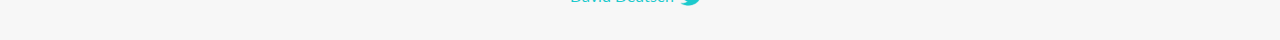
<file: allone/OwlCarousel2-2.3.4/docs/demos/autowidth.html>
<!DOCTYPE html>
<html lang="en">
  <head>

    <!-- head -->
    <meta charset="utf-8">
    <meta name="msapplication-tap-highlight" content="no" />
    <meta name="viewport" content="width=device-width, initial-scale=1.0" />
    <meta name="description" content="Auto Width">
    <meta name="author" content="David Deutsch">
    <title>
      Auto Width Demo | Owl Carousel | 2.3.4
    </title>

    <!-- Stylesheets -->
    <link href='https://fonts.googleapis.com/css?family=Lato:300,400,700,400italic,300italic' rel='stylesheet' type='text/css'>
    <link rel="stylesheet" href="../assets/css/docs.theme.min.css">

    <!-- Owl Stylesheets -->
    <link rel="stylesheet" href="../assets/owlcarousel/assets/owl.carousel.min.css">
    <link rel="stylesheet" href="../assets/owlcarousel/assets/owl.theme.default.min.css">

    <!-- HTML5 shim and Respond.js IE8 support of HTML5 elements and media queries -->

    <!--[if lt IE 9]>
      <script src="https://oss.maxcdn.com/libs/html5shiv/3.7.0/html5shiv.js"></script>
      <script src="https://oss.maxcdn.com/libs/respond.js/1.3.0/respond.min.js"></script>
    <![endif]-->

    <!-- Favicons -->
    <link rel="apple-touch-icon-precomposed" sizes="144x144" href="../assets/ico/apple-touch-icon-144-precomposed.png">
    <link rel="shortcut icon" href="../assets/ico/favicon.png">
    <link rel="shortcut icon" href="favicon.ico">

    <!-- Yeah i know js should not be in header. Its required for demos.-->

    <!-- javascript -->
    <script src="../assets/vendors/jquery.min.js"></script>
    <script src="../assets/owlcarousel/owl.carousel.js"></script>
  </head>
  <body>

    <!-- header -->
    <header class="header">
      <div class="row">
        <div class="large-12 columns">
          <div class="brand left">
            <h3>
              <a href="/OwlCarousel2/">owl.carousel.js</a> 
            </h3>
          </div>
          <a id="toggle-nav" class="right">
            <span></span> <span></span> <span></span> 
          </a> 
          <div class="nav-bar">
            <ul class="clearfix">
              <li> <a href="/OwlCarousel2/index.html">Home</a>  </li>
              <li class="active">
                <a href="/OwlCarousel2/demos/demos.html">Demos</a> 
              </li>
              <li> <a href="/OwlCarousel2/docs/started-welcome.html">Docs</a>  </li>
              <li>
                <a href="https://github.com/OwlCarousel2/OwlCarousel2/archive/2.3.4.zip">Download</a> 
                <span class="download"></span> 
              </li>
            </ul>
          </div>
        </div>
      </div>
    </header>

    <!-- title -->
    <section class="title">
      <div class="row">
        <div class="large-12 columns">
          <h1>Auto Width</h1>
        </div>
      </div>
    </section>

    <!--  Demos -->
    <section id="demos">
      <div class="row">
        <div class="large-12 columns">
          <div class="owl-carousel owl-theme">
            <div class="item" style="width:250px">
              <h4>1</h4>
            </div>
            <div class="item" style="width:100px">
              <h4>2</h4>
            </div>
            <div class="item" style="width:500px">
              <h4>3</h4>
            </div>
            <div class="item" style="width:100px">
              <h4>4</h4>
            </div>
            <div class="item" style="width:50px">
              <h4>6</h4>
            </div>
            <div class="item" style="width:250px">
              <h4>7</h4>
            </div>
            <div class="item" style="width:120px">
              <h4>8</h4>
            </div>
            <div class="item" style="width:420px">
              <h4>9</h4>
            </div>
            <div class="item" style="width:120px">
              <h4>10</h4>
            </div>
            <div class="item" style="width:300px">
              <h4>11</h4>
            </div>
            <div class="item" style="width:450px">
              <h4>12</h4>
            </div>
            <div class="item" style="width:220px">
              <h4>13</h4>
            </div>
            <div class="item" style="width:150px">
              <h4>14</h4>
            </div>
            <div class="item" style="width:600px">
              <h4>15</h4>
            </div>
          </div>
          <h3 id="overview">Overview</h3>
          <p>Use width style on elements to get the result you want. If using with infinity loop add option &#39;items&#39; more than 1. It all depends on the width of your content.</p>
          <h3 id="setup">Setup</h3>
          <pre><code>$(&#39;.owl-carousel&#39;).owlCarousel({
    margin:10,
    loop:true,
    autoWidth:true,
    items:4
})</code></pre>
          <h3 id="html">html</h3>
          <pre><code>&lt;div class=&quot;owl-carousel owl-theme&quot;&gt;
    &lt;div class=&quot;item&quot; style=&quot;width:250px&quot;&gt;&lt;h4&gt;1&lt;/h4&gt;&lt;/div&gt;
    &lt;div class=&quot;item&quot; style=&quot;width:100px&quot;&gt;&lt;h4&gt;2&lt;/h4&gt;&lt;/div&gt;
    &lt;div class=&quot;item&quot; style=&quot;width:500px&quot;&gt;&lt;h4&gt;3&lt;/h4&gt;&lt;/div&gt;
    &lt;div class=&quot;item&quot; style=&quot;width:100px&quot;&gt;&lt;h4&gt;4&lt;/h4&gt;&lt;/div&gt;
    &lt;div class=&quot;item&quot; style=&quot;width:50px&quot;&gt;&lt;h4&gt;6&lt;/h4&gt;&lt;/div&gt;
    &lt;div class=&quot;item&quot; style=&quot;width:250px&quot;&gt;&lt;h4&gt;7&lt;/h4&gt;&lt;/div&gt;
    &lt;div class=&quot;item&quot; style=&quot;width:120px&quot;&gt;&lt;h4&gt;8&lt;/h4&gt;&lt;/div&gt;
    &lt;div class=&quot;item&quot; style=&quot;width:420px&quot;&gt;&lt;h4&gt;9&lt;/h4&gt;&lt;/div&gt;
    &lt;div class=&quot;item&quot; style=&quot;width:120px&quot;&gt;&lt;h4&gt;10&lt;/h4&gt;&lt;/div&gt;
    &lt;div class=&quot;item&quot; style=&quot;width:300px&quot;&gt;&lt;h4&gt;11&lt;/h4&gt;&lt;/div&gt;
    &lt;div class=&quot;item&quot; style=&quot;width:450px&quot;&gt;&lt;h4&gt;12&lt;/h4&gt;&lt;/div&gt;
    &lt;div class=&quot;item&quot; style=&quot;width:220px&quot;&gt;&lt;h4&gt;13&lt;/h4&gt;&lt;/div&gt;
    &lt;div class=&quot;item&quot; style=&quot;width:150px&quot;&gt;&lt;h4&gt;14&lt;/h4&gt;&lt;/div&gt;
    &lt;div class=&quot;item&quot; style=&quot;width:600px&quot;&gt;&lt;h4&gt;15&lt;/h4&gt;&lt;/div&gt;
&lt;/div&gt;</code></pre>
          <script>
            $(document).ready(function() {
              $('.owl-carousel').owlCarousel({
                margin: 10,
                loop: true,
                autoWidth: true,
                items: 4
              })
            })
          </script>
        </div>
      </div>
    </section>

    <!-- footer -->
    <footer class="footer">
      <div class="row">
        <div class="large-12 columns">
          <h5>
            <a href="/OwlCarousel2/docs/support-contact.html">David Deutsch</a> 
            <a id="custom-tweet-button" href="https://twitter.com/share?url=https://github.com/OwlCarousel2/OwlCarousel2&text=Owl Carousel - This is so awesome! " target="_blank"></a> 
          </h5>
        </div>
      </div>
    </footer>

    <!-- vendors -->
    <script src="../assets/vendors/highlight.js"></script>
    <script src="../assets/js/app.js"></script>
  </body>
</html>
</file>
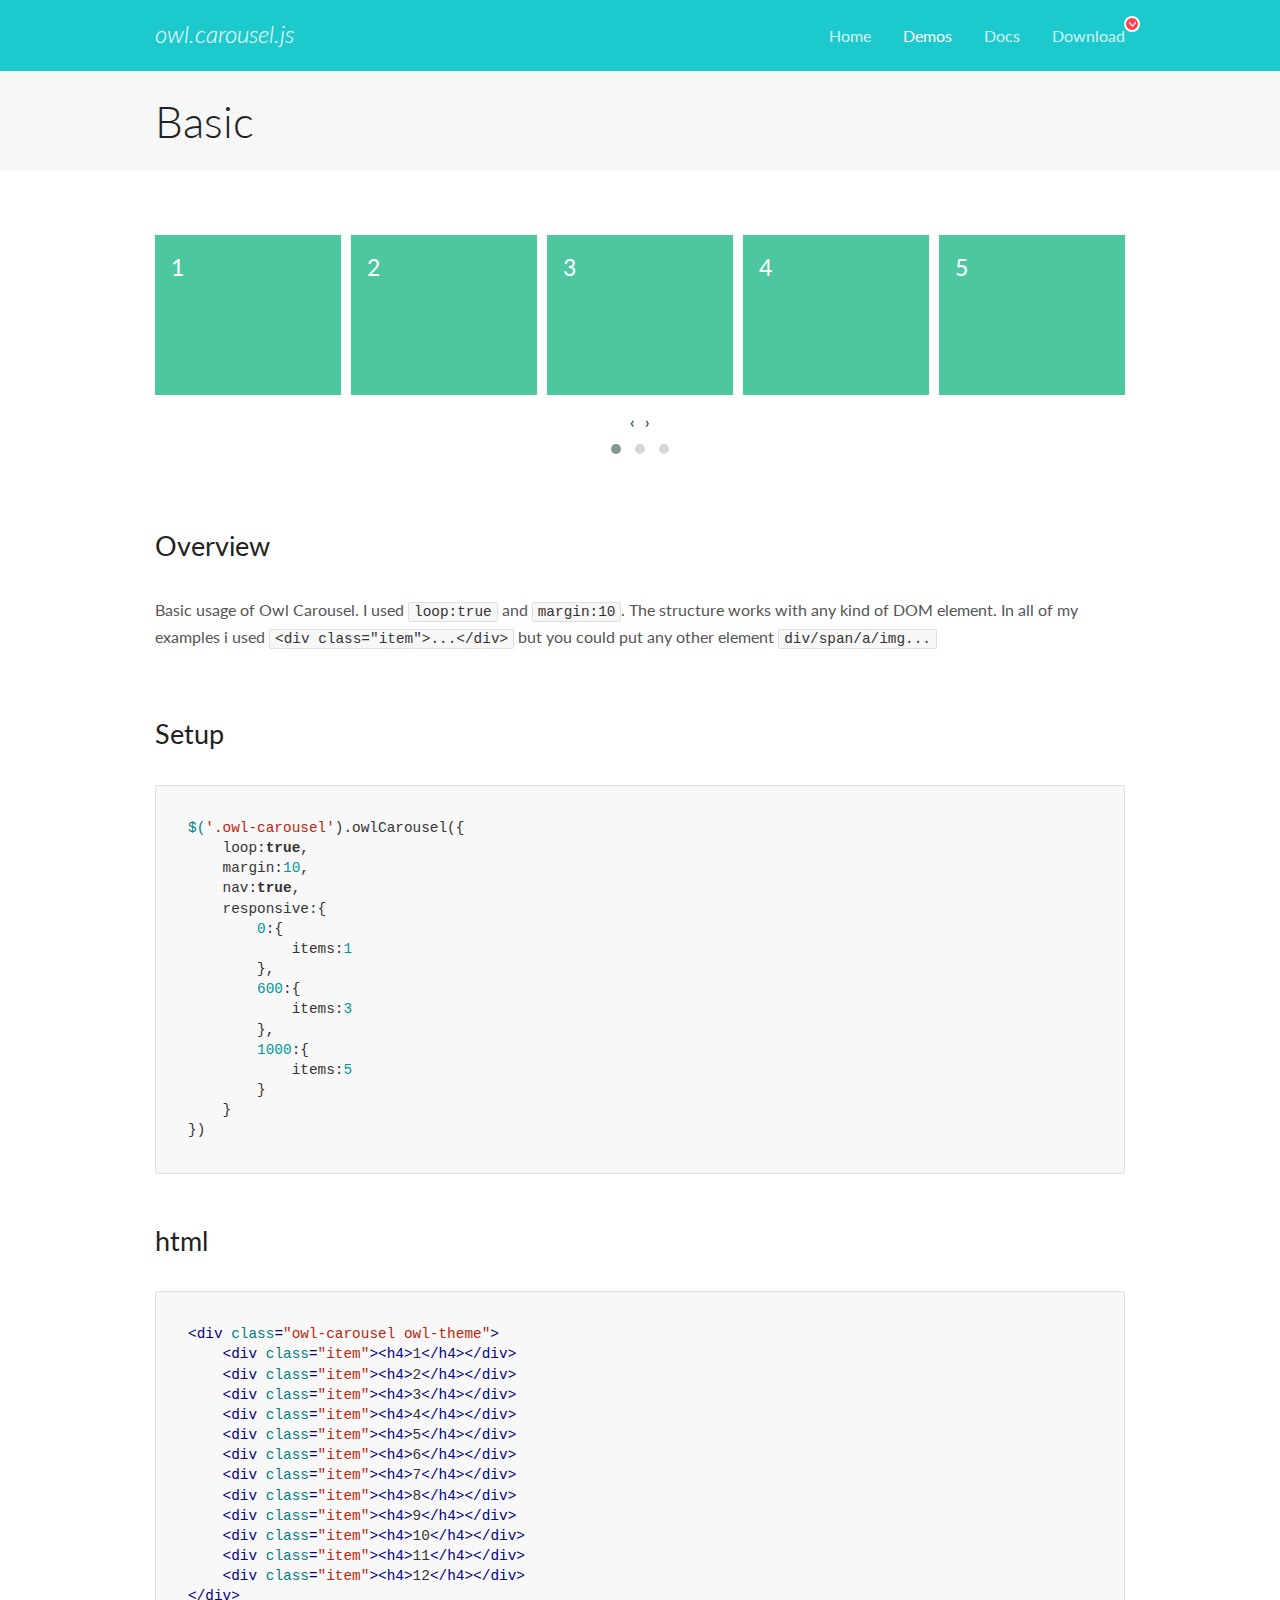
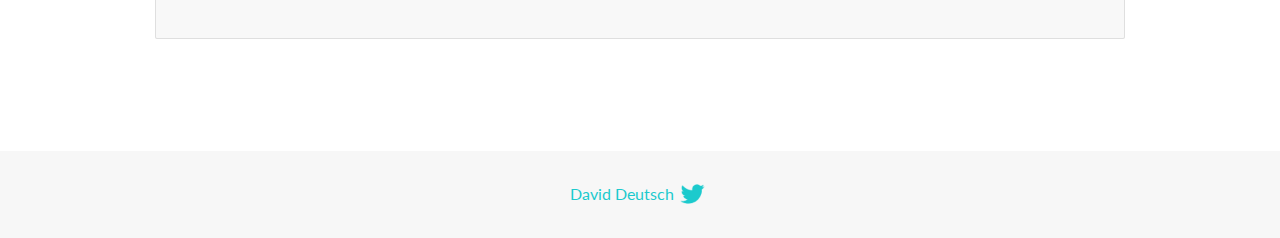
<file: allone/OwlCarousel2-2.3.4/docs/demos/basic.html>
<!DOCTYPE html>
<html lang="en">
  <head>

    <!-- head -->
    <meta charset="utf-8">
    <meta name="msapplication-tap-highlight" content="no" />
    <meta name="viewport" content="width=device-width, initial-scale=1.0" />
    <meta name="description" content="Basic usage demo">
    <meta name="author" content="David Deutsch">
    <title>
      Basic Demo | Owl Carousel | 2.3.4
    </title>

    <!-- Stylesheets -->
    <link href='https://fonts.googleapis.com/css?family=Lato:300,400,700,400italic,300italic' rel='stylesheet' type='text/css'>
    <link rel="stylesheet" href="../assets/css/docs.theme.min.css">

    <!-- Owl Stylesheets -->
    <link rel="stylesheet" href="../assets/owlcarousel/assets/owl.carousel.min.css">
    <link rel="stylesheet" href="../assets/owlcarousel/assets/owl.theme.default.min.css">

    <!-- HTML5 shim and Respond.js IE8 support of HTML5 elements and media queries -->

    <!--[if lt IE 9]>
      <script src="https://oss.maxcdn.com/libs/html5shiv/3.7.0/html5shiv.js"></script>
      <script src="https://oss.maxcdn.com/libs/respond.js/1.3.0/respond.min.js"></script>
    <![endif]-->

    <!-- Favicons -->
    <link rel="apple-touch-icon-precomposed" sizes="144x144" href="../assets/ico/apple-touch-icon-144-precomposed.png">
    <link rel="shortcut icon" href="../assets/ico/favicon.png">
    <link rel="shortcut icon" href="favicon.ico">

    <!-- Yeah i know js should not be in header. Its required for demos.-->

    <!-- javascript -->
    <script src="../assets/vendors/jquery.min.js"></script>
    <script src="../assets/owlcarousel/owl.carousel.js"></script>
  </head>
  <body>

    <!-- header -->
    <header class="header">
      <div class="row">
        <div class="large-12 columns">
          <div class="brand left">
            <h3>
              <a href="/OwlCarousel2/">owl.carousel.js</a> 
            </h3>
          </div>
          <a id="toggle-nav" class="right">
            <span></span> <span></span> <span></span> 
          </a> 
          <div class="nav-bar">
            <ul class="clearfix">
              <li> <a href="/OwlCarousel2/index.html">Home</a>  </li>
              <li class="active">
                <a href="/OwlCarousel2/demos/demos.html">Demos</a> 
              </li>
              <li> <a href="/OwlCarousel2/docs/started-welcome.html">Docs</a>  </li>
              <li>
                <a href="https://github.com/OwlCarousel2/OwlCarousel2/archive/2.3.4.zip">Download</a> 
                <span class="download"></span> 
              </li>
            </ul>
          </div>
        </div>
      </div>
    </header>

    <!-- title -->
    <section class="title">
      <div class="row">
        <div class="large-12 columns">
          <h1>Basic</h1>
        </div>
      </div>
    </section>

    <!--  Demos -->
    <section id="demos">
      <div class="row">
        <div class="large-12 columns">
          <div class="owl-carousel owl-theme">
            <div class="item">
              <h4>1</h4>
            </div>
            <div class="item">
              <h4>2</h4>
            </div>
            <div class="item">
              <h4>3</h4>
            </div>
            <div class="item">
              <h4>4</h4>
            </div>
            <div class="item">
              <h4>5</h4>
            </div>
            <div class="item">
              <h4>6</h4>
            </div>
            <div class="item">
              <h4>7</h4>
            </div>
            <div class="item">
              <h4>8</h4>
            </div>
            <div class="item">
              <h4>9</h4>
            </div>
            <div class="item">
              <h4>10</h4>
            </div>
            <div class="item">
              <h4>11</h4>
            </div>
            <div class="item">
              <h4>12</h4>
            </div>
          </div>
          <h3 id="overview">Overview</h3>
          <p>Basic usage of Owl Carousel. I used <code>loop:true</code> and <code>margin:10</code>. The structure works with any kind of DOM element. In all of my examples i used <code>&lt;div class=&quot;item&quot;&gt;...&lt;/div&gt;</code> but you could
            put any other element <code>div/span/a/img...</code></p>
          <h3 id="setup">Setup</h3>
          <pre><code>$(&#39;.owl-carousel&#39;).owlCarousel({
    loop:true,
    margin:10,
    nav:true,
    responsive:{
        0:{
            items:1
        },
        600:{
            items:3
        },
        1000:{
            items:5
        }
    }
})</code></pre>
          <h3 id="html">html</h3>
          <pre><code>&lt;div class=&quot;owl-carousel owl-theme&quot;&gt;
    &lt;div class=&quot;item&quot;&gt;&lt;h4&gt;1&lt;/h4&gt;&lt;/div&gt;
    &lt;div class=&quot;item&quot;&gt;&lt;h4&gt;2&lt;/h4&gt;&lt;/div&gt;
    &lt;div class=&quot;item&quot;&gt;&lt;h4&gt;3&lt;/h4&gt;&lt;/div&gt;
    &lt;div class=&quot;item&quot;&gt;&lt;h4&gt;4&lt;/h4&gt;&lt;/div&gt;
    &lt;div class=&quot;item&quot;&gt;&lt;h4&gt;5&lt;/h4&gt;&lt;/div&gt;
    &lt;div class=&quot;item&quot;&gt;&lt;h4&gt;6&lt;/h4&gt;&lt;/div&gt;
    &lt;div class=&quot;item&quot;&gt;&lt;h4&gt;7&lt;/h4&gt;&lt;/div&gt;
    &lt;div class=&quot;item&quot;&gt;&lt;h4&gt;8&lt;/h4&gt;&lt;/div&gt;
    &lt;div class=&quot;item&quot;&gt;&lt;h4&gt;9&lt;/h4&gt;&lt;/div&gt;
    &lt;div class=&quot;item&quot;&gt;&lt;h4&gt;10&lt;/h4&gt;&lt;/div&gt;
    &lt;div class=&quot;item&quot;&gt;&lt;h4&gt;11&lt;/h4&gt;&lt;/div&gt;
    &lt;div class=&quot;item&quot;&gt;&lt;h4&gt;12&lt;/h4&gt;&lt;/div&gt;
&lt;/div&gt;</code></pre>
          <script>
            $(document).ready(function() {
              var owl = $('.owl-carousel');
              owl.owlCarousel({
                margin: 10,
                nav: true,
                loop: true,
                responsive: {
                  0: {
                    items: 1
                  },
                  600: {
                    items: 3
                  },
                  1000: {
                    items: 5
                  }
                }
              })
            })
          </script>
        </div>
      </div>
    </section>

    <!-- footer -->
    <footer class="footer">
      <div class="row">
        <div class="large-12 columns">
          <h5>
            <a href="/OwlCarousel2/docs/support-contact.html">David Deutsch</a> 
            <a id="custom-tweet-button" href="https://twitter.com/share?url=https://github.com/OwlCarousel2/OwlCarousel2&text=Owl Carousel - This is so awesome! " target="_blank"></a> 
          </h5>
        </div>
      </div>
    </footer>

    <!-- vendors -->
    <script src="../assets/vendors/highlight.js"></script>
    <script src="../assets/js/app.js"></script>
  </body>
</html>
</file>
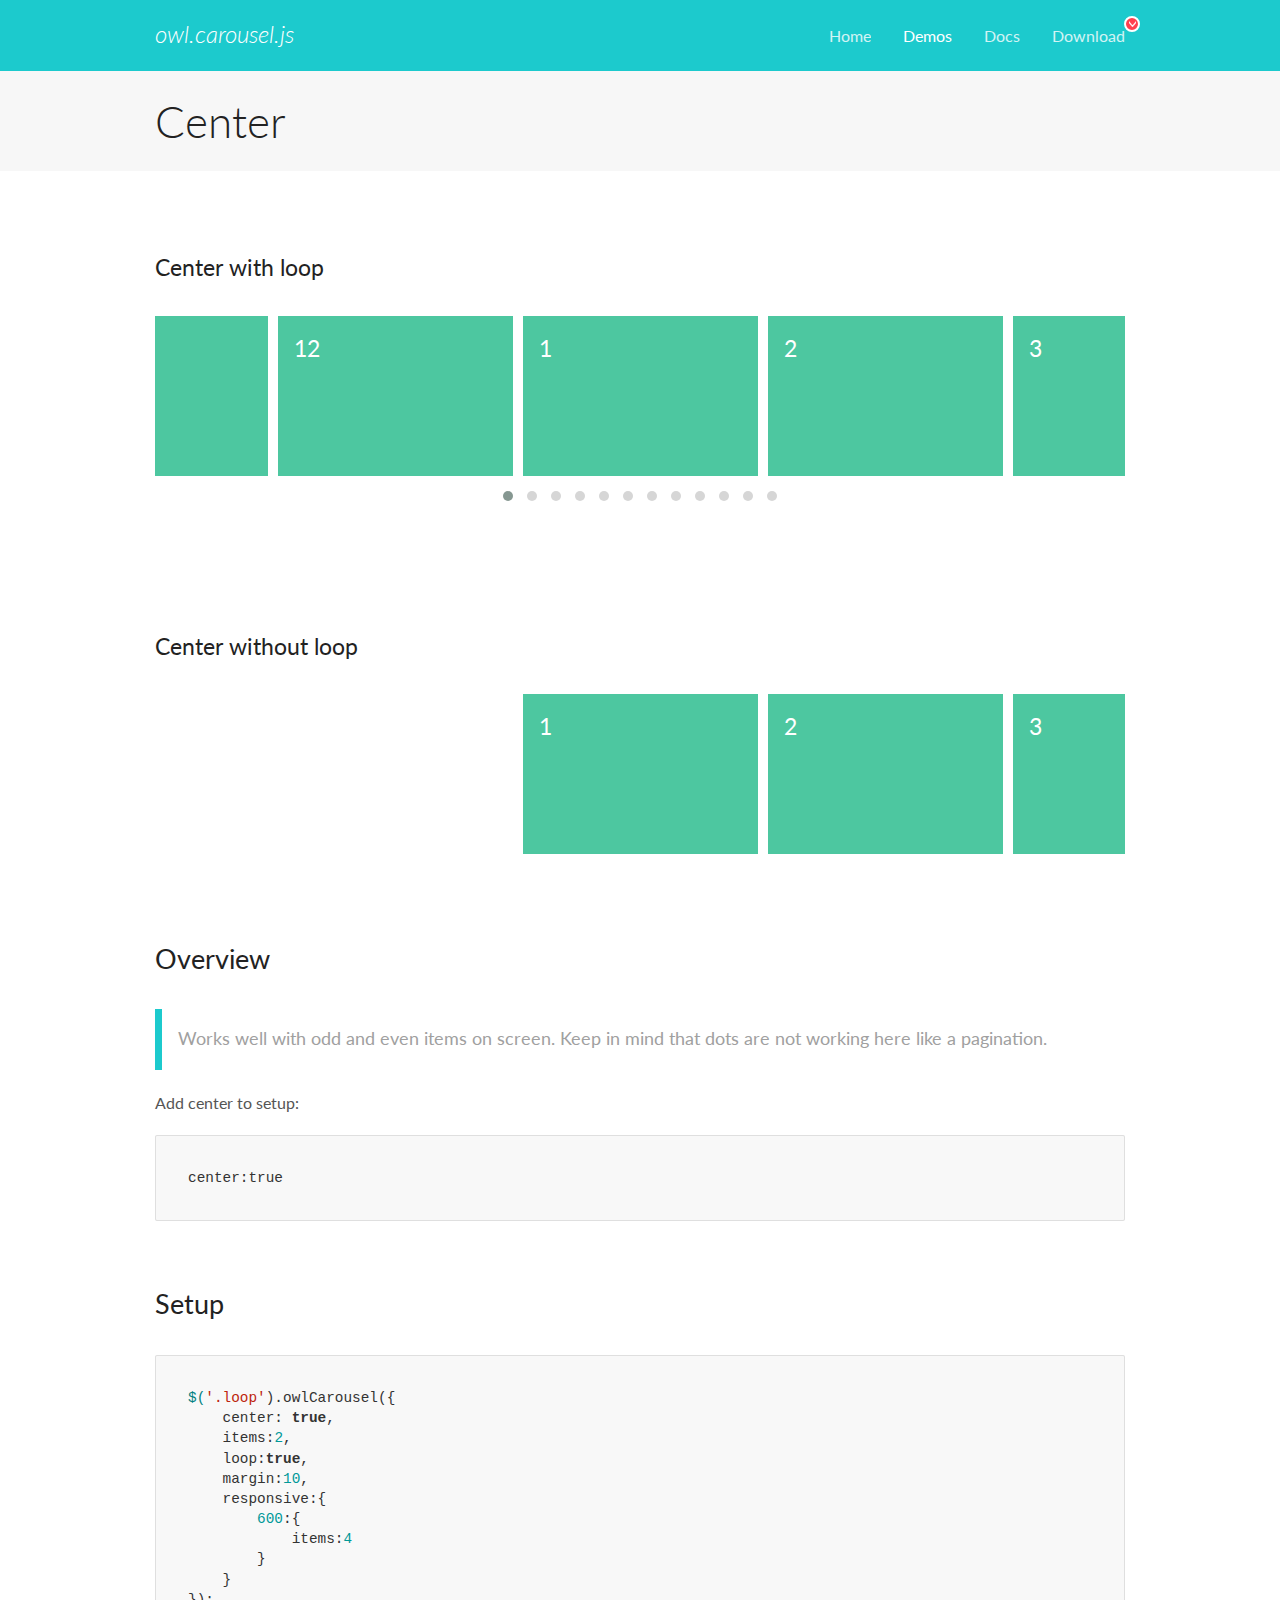
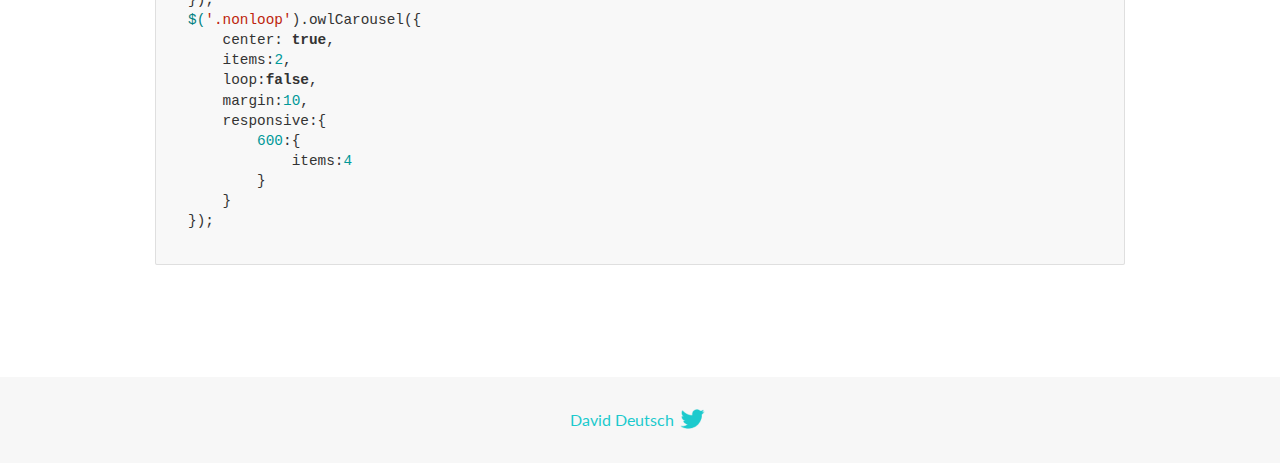
<file: allone/OwlCarousel2-2.3.4/docs/demos/center.html>
<!DOCTYPE html>
<html lang="en">
  <head>

    <!-- head -->
    <meta charset="utf-8">
    <meta name="msapplication-tap-highlight" content="no" />
    <meta name="viewport" content="width=device-width, initial-scale=1.0" />
    <meta name="description" content="Center carousel">
    <meta name="author" content="David Deutsch">
    <title>
      Center Demo | Owl Carousel | 2.3.4
    </title>

    <!-- Stylesheets -->
    <link href='https://fonts.googleapis.com/css?family=Lato:300,400,700,400italic,300italic' rel='stylesheet' type='text/css'>
    <link rel="stylesheet" href="../assets/css/docs.theme.min.css">

    <!-- Owl Stylesheets -->
    <link rel="stylesheet" href="../assets/owlcarousel/assets/owl.carousel.min.css">
    <link rel="stylesheet" href="../assets/owlcarousel/assets/owl.theme.default.min.css">

    <!-- HTML5 shim and Respond.js IE8 support of HTML5 elements and media queries -->

    <!--[if lt IE 9]>
      <script src="https://oss.maxcdn.com/libs/html5shiv/3.7.0/html5shiv.js"></script>
      <script src="https://oss.maxcdn.com/libs/respond.js/1.3.0/respond.min.js"></script>
    <![endif]-->

    <!-- Favicons -->
    <link rel="apple-touch-icon-precomposed" sizes="144x144" href="../assets/ico/apple-touch-icon-144-precomposed.png">
    <link rel="shortcut icon" href="../assets/ico/favicon.png">
    <link rel="shortcut icon" href="favicon.ico">

    <!-- Yeah i know js should not be in header. Its required for demos.-->

    <!-- javascript -->
    <script src="../assets/vendors/jquery.min.js"></script>
    <script src="../assets/owlcarousel/owl.carousel.js"></script>
  </head>
  <body>

    <!-- header -->
    <header class="header">
      <div class="row">
        <div class="large-12 columns">
          <div class="brand left">
            <h3>
              <a href="/OwlCarousel2/">owl.carousel.js</a> 
            </h3>
          </div>
          <a id="toggle-nav" class="right">
            <span></span> <span></span> <span></span> 
          </a> 
          <div class="nav-bar">
            <ul class="clearfix">
              <li> <a href="/OwlCarousel2/index.html">Home</a>  </li>
              <li class="active">
                <a href="/OwlCarousel2/demos/demos.html">Demos</a> 
              </li>
              <li> <a href="/OwlCarousel2/docs/started-welcome.html">Docs</a>  </li>
              <li>
                <a href="https://github.com/OwlCarousel2/OwlCarousel2/archive/2.3.4.zip">Download</a> 
                <span class="download"></span> 
              </li>
            </ul>
          </div>
        </div>
      </div>
    </header>

    <!-- title -->
    <section class="title">
      <div class="row">
        <div class="large-12 columns">
          <h1>Center</h1>
        </div>
      </div>
    </section>

    <!--  Demos -->
    <section id="demos">
      <div class="row">
        <div class="large-12 columns">
          <h4 id="center-with-loop">Center with loop</h4>
          <div class="loop owl-carousel owl-theme">
            <div class="item">
              <h4>1</h4>
            </div>
            <div class="item">
              <h4>2</h4>
            </div>
            <div class="item">
              <h4>3</h4>
            </div>
            <div class="item">
              <h4>4</h4>
            </div>
            <div class="item">
              <h4>5</h4>
            </div>
            <div class="item">
              <h4>6</h4>
            </div>
            <div class="item">
              <h4>7</h4>
            </div>
            <div class="item">
              <h4>8</h4>
            </div>
            <div class="item">
              <h4>9</h4>
            </div>
            <div class="item">
              <h4>10</h4>
            </div>
            <div class="item">
              <h4>11</h4>
            </div>
            <div class="item">
              <h4>12</h4>
            </div>
          </div>
          <br>
          <h4 id="center-without-loop">Center without loop</h4>
          <div class="nonloop owl-carousel">
            <div class="item">
              <h4>1</h4>
            </div>
            <div class="item">
              <h4>2</h4>
            </div>
            <div class="item">
              <h4>3</h4>
            </div>
            <div class="item">
              <h4>4</h4>
            </div>
            <div class="item">
              <h4>5</h4>
            </div>
            <div class="item">
              <h4>6</h4>
            </div>
            <div class="item">
              <h4>7</h4>
            </div>
            <div class="item">
              <h4>8</h4>
            </div>
            <div class="item">
              <h4>9</h4>
            </div>
            <div class="item">
              <h4>10</h4>
            </div>
            <div class="item">
              <h4>11</h4>
            </div>
            <div class="item">
              <h4>12</h4>
            </div>
          </div>
          <h3 id="overview">Overview</h3>
          <blockquote>
            <p>Works well with odd and even items on screen. Keep in mind that dots are not working here like a pagination.</p>
          </blockquote>
          <p>Add center to setup:</p>
          <pre><code>center:true</code></pre>
          <h3 id="setup">Setup</h3>
          <pre><code>$(&#39;.loop&#39;).owlCarousel({
    center: true,
    items:2,
    loop:true,
    margin:10,
    responsive:{
        600:{
            items:4
        }
    }
});
$(&#39;.nonloop&#39;).owlCarousel({
    center: true,
    items:2,
    loop:false,
    margin:10,
    responsive:{
        600:{
            items:4
        }
    }
});</code></pre>
          <script>
            jQuery(document).ready(function($) {
              $('.loop').owlCarousel({
                center: true,
                items: 2,
                loop: true,
                margin: 10,
                responsive: {
                  600: {
                    items: 4
                  }
                }
              });
              $('.nonloop').owlCarousel({
                center: true,
                items: 2,
                loop: false,
                margin: 10,
                responsive: {
                  600: {
                    items: 4
                  }
                }
              });
            });
          </script>
        </div>
      </div>
    </section>

    <!-- footer -->
    <footer class="footer">
      <div class="row">
        <div class="large-12 columns">
          <h5>
            <a href="/OwlCarousel2/docs/support-contact.html">David Deutsch</a> 
            <a id="custom-tweet-button" href="https://twitter.com/share?url=https://github.com/OwlCarousel2/OwlCarousel2&text=Owl Carousel - This is so awesome! " target="_blank"></a> 
          </h5>
        </div>
      </div>
    </footer>

    <!-- vendors -->
    <script src="../assets/vendors/highlight.js"></script>
    <script src="../assets/js/app.js"></script>
  </body>
</html>
</file>
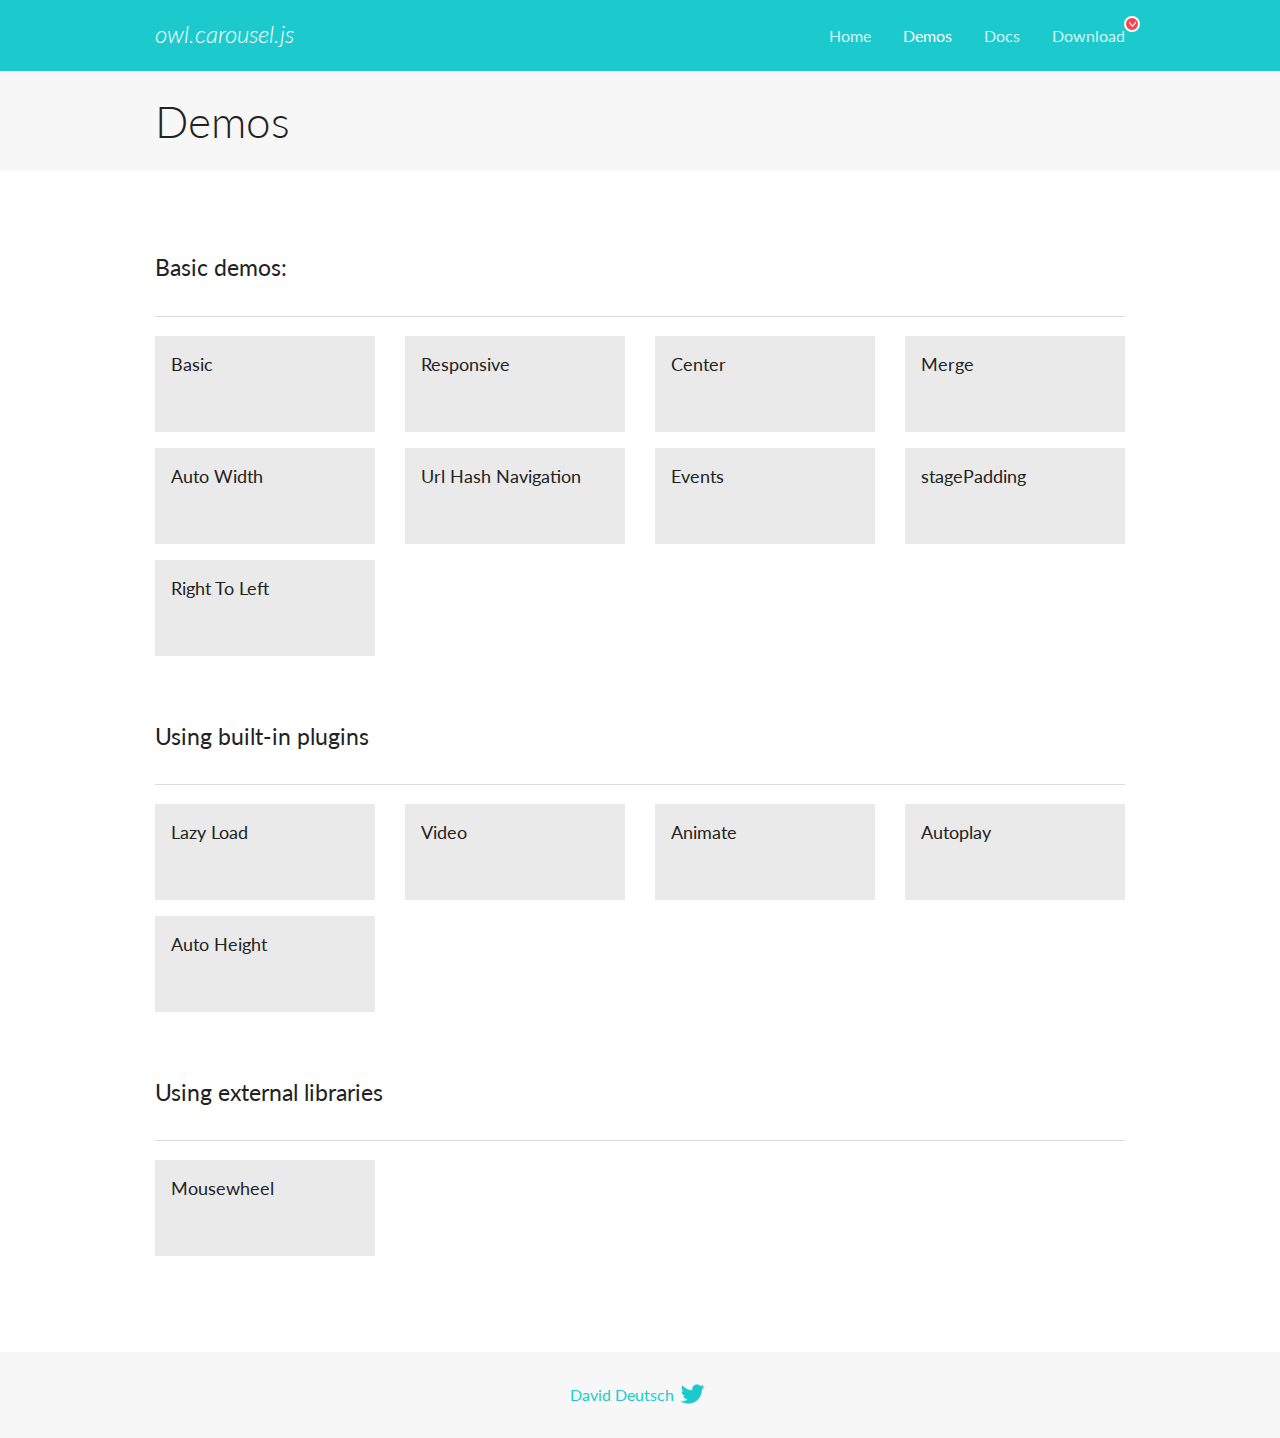
<file: allone/OwlCarousel2-2.3.4/docs/demos/demos.html>
<!DOCTYPE html>
<html lang="en">
  <head>

    <!-- head -->
    <meta charset="utf-8">
    <meta name="msapplication-tap-highlight" content="no" />
    <meta name="viewport" content="width=device-width, initial-scale=1.0" />
    <meta name="description" content="A list of Owl Carousel examples.">
    <meta name="author" content="David Deutsch">
    <title>
      Demos | Owl Carousel | 2.3.4
    </title>

    <!-- Stylesheets -->
    <link href='https://fonts.googleapis.com/css?family=Lato:300,400,700,400italic,300italic' rel='stylesheet' type='text/css'>
    <link rel="stylesheet" href="../assets/css/docs.theme.min.css">

    <!-- Owl Stylesheets -->
    <link rel="stylesheet" href="../assets/owlcarousel/assets/owl.carousel.min.css">
    <link rel="stylesheet" href="../assets/owlcarousel/assets/owl.theme.default.min.css">

    <!-- HTML5 shim and Respond.js IE8 support of HTML5 elements and media queries -->

    <!--[if lt IE 9]>
      <script src="https://oss.maxcdn.com/libs/html5shiv/3.7.0/html5shiv.js"></script>
      <script src="https://oss.maxcdn.com/libs/respond.js/1.3.0/respond.min.js"></script>
    <![endif]-->

    <!-- Favicons -->
    <link rel="apple-touch-icon-precomposed" sizes="144x144" href="../assets/ico/apple-touch-icon-144-precomposed.png">
    <link rel="shortcut icon" href="../assets/ico/favicon.png">
    <link rel="shortcut icon" href="favicon.ico">

    <!-- Yeah i know js should not be in header. Its required for demos.-->

    <!-- javascript -->
    <script src="../assets/vendors/jquery.min.js"></script>
    <script src="../assets/owlcarousel/owl.carousel.js"></script>
  </head>
  <body>

    <!-- header -->
    <header class="header">
      <div class="row">
        <div class="large-12 columns">
          <div class="brand left">
            <h3>
              <a href="/OwlCarousel2/">owl.carousel.js</a> 
            </h3>
          </div>
          <a id="toggle-nav" class="right">
            <span></span> <span></span> <span></span> 
          </a> 
          <div class="nav-bar">
            <ul class="clearfix">
              <li> <a href="/OwlCarousel2/index.html">Home</a>  </li>
              <li class="active">
                <a href="/OwlCarousel2/demos/demos.html">Demos</a> 
              </li>
              <li> <a href="/OwlCarousel2/docs/started-welcome.html">Docs</a>  </li>
              <li>
                <a href="https://github.com/OwlCarousel2/OwlCarousel2/archive/2.3.4.zip">Download</a> 
                <span class="download"></span> 
              </li>
            </ul>
          </div>
        </div>
      </div>
    </header>

    <!-- title -->
    <section class="title">
      <div class="row">
        <div class="large-12 columns">
          <h1>Demos</h1>
        </div>
      </div>
    </section>

    <!--  Demos -->
    <section id="demos">
      <div class="row">
        <div class="large-12 columns">
          <h4 id="basic-demos-">Basic demos:</h4>
          <hr>
          <div class="demo-list">
            <div class="row">
              <div class="small-6 medium-4 large-3 columns">
                <a href="basic.html" class="demo-block">
                  <h5>Basic </h5>
                </a> 
              </div>
              <div class="small-6 medium-4 large-3 columns">
                <a href="responsive.html" class="demo-block">
                  <h5>Responsive </h5>
                </a> 
              </div>
              <div class="small-6 medium-4 large-3 columns">
                <a href="center.html" class="demo-block">
                  <h5>Center </h5>
                </a> 
              </div>
              <div class="small-6 medium-4 large-3 columns">
                <a href="merge.html" class="demo-block">
                  <h5>Merge </h5>
                </a> 
              </div>
              <div class="small-6 medium-4 large-3 columns">
                <a href="autowidth.html" class="demo-block">
                  <h5>Auto Width </h5>
                </a> 
              </div>
              <div class="small-6 medium-4 large-3 columns">
                <a href="urlhashnav.html" class="demo-block">
                  <h5>Url Hash Navigation </h5>
                </a> 
              </div>
              <div class="small-6 medium-4 large-3 columns">
                <a href="events.html" class="demo-block">
                  <h5>Events </h5>
                </a> 
              </div>
              <div class="small-6 medium-4 large-3 columns">
                <a href="stagepadding.html" class="demo-block">
                  <h5>stagePadding </h5>
                </a> 
              </div>
              <div class="small-6 medium-4 large-3 columns">
                <a href="rtl.html" class="demo-block">
                  <h5>Right To Left </h5>
                </a> 
              </div>
            </div>
          </div>
          <h4 id="using-built-in-plugins">Using built-in plugins</h4>
          <hr>
          <div class="demo-list">
            <div class="row">
              <div class="small-6 medium-4 large-3 columns">
                <a href="lazyLoad.html" class="demo-block">
                  <h5>Lazy Load </h5>
                </a> 
              </div>
              <div class="small-6 medium-4 large-3 columns">
                <a href="video.html" class="demo-block">
                  <h5>Video </h5>
                </a> 
              </div>
              <div class="small-6 medium-4 large-3 columns">
                <a href="animate.html" class="demo-block">
                  <h5>Animate </h5>
                </a> 
              </div>
              <div class="small-6 medium-4 large-3 columns">
                <a href="autoplay.html" class="demo-block">
                  <h5>Autoplay </h5>
                </a> 
              </div>
              <div class="small-6 medium-4 large-3 columns">
                <a href="autoheight.html" class="demo-block">
                  <h5>Auto Height </h5>
                </a> 
              </div>
            </div>
          </div>
          <h4 id="using-external-libraries">Using external libraries</h4>
          <hr>
          <div class="demo-list">
            <div class="row">
              <div class="small-6 medium-4 large-3 columns">
                <a href="mousewheel.html" class="demo-block">
                  <h5>Mousewheel </h5>
                </a> 
              </div>
            </div>
          </div>
        </div>
      </div>
    </section>

    <!-- footer -->
    <footer class="footer">
      <div class="row">
        <div class="large-12 columns">
          <h5>
            <a href="/OwlCarousel2/docs/support-contact.html">David Deutsch</a> 
            <a id="custom-tweet-button" href="https://twitter.com/share?url=https://github.com/OwlCarousel2/OwlCarousel2&text=Owl Carousel - This is so awesome! " target="_blank"></a> 
          </h5>
        </div>
      </div>
    </footer>

    <!-- vendors -->
    <script src="../assets/vendors/highlight.js"></script>
    <script src="../assets/js/app.js"></script>
  </body>
</html>
</file>
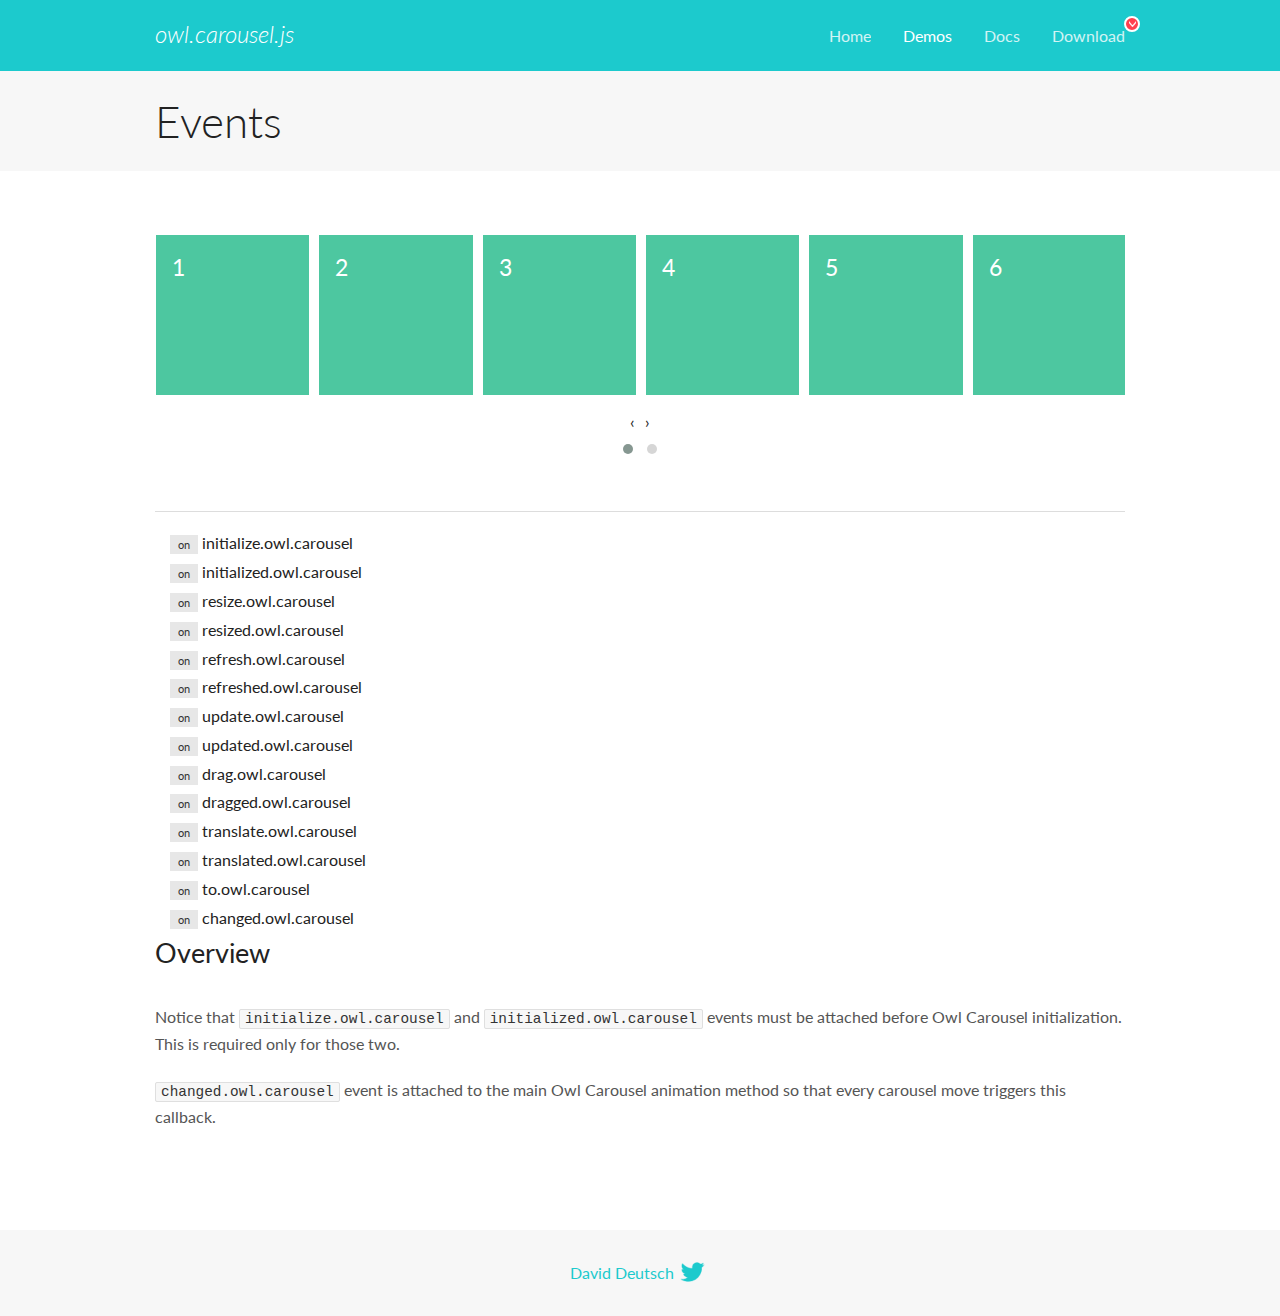
<file: allone/OwlCarousel2-2.3.4/docs/demos/events.html>
<!DOCTYPE html>
<html lang="en">
  <head>

    <!-- head -->
    <meta charset="utf-8">
    <meta name="msapplication-tap-highlight" content="no" />
    <meta name="viewport" content="width=device-width, initial-scale=1.0" />
    <meta name="description" content="Events usage demo">
    <meta name="author" content="David Deutsch">
    <title>
      Events Demo | Owl Carousel | 2.3.4
    </title>

    <!-- Stylesheets -->
    <link href='https://fonts.googleapis.com/css?family=Lato:300,400,700,400italic,300italic' rel='stylesheet' type='text/css'>
    <link rel="stylesheet" href="../assets/css/docs.theme.min.css">

    <!-- Owl Stylesheets -->
    <link rel="stylesheet" href="../assets/owlcarousel/assets/owl.carousel.min.css">
    <link rel="stylesheet" href="../assets/owlcarousel/assets/owl.theme.default.min.css">

    <!-- HTML5 shim and Respond.js IE8 support of HTML5 elements and media queries -->

    <!--[if lt IE 9]>
      <script src="https://oss.maxcdn.com/libs/html5shiv/3.7.0/html5shiv.js"></script>
      <script src="https://oss.maxcdn.com/libs/respond.js/1.3.0/respond.min.js"></script>
    <![endif]-->

    <!-- Favicons -->
    <link rel="apple-touch-icon-precomposed" sizes="144x144" href="../assets/ico/apple-touch-icon-144-precomposed.png">
    <link rel="shortcut icon" href="../assets/ico/favicon.png">
    <link rel="shortcut icon" href="favicon.ico">

    <!-- Yeah i know js should not be in header. Its required for demos.-->

    <!-- javascript -->
    <script src="../assets/vendors/jquery.min.js"></script>
    <script src="../assets/owlcarousel/owl.carousel.js"></script>
  </head>
  <body>

    <!-- header -->
    <header class="header">
      <div class="row">
        <div class="large-12 columns">
          <div class="brand left">
            <h3>
              <a href="/OwlCarousel2/">owl.carousel.js</a> 
            </h3>
          </div>
          <a id="toggle-nav" class="right">
            <span></span> <span></span> <span></span> 
          </a> 
          <div class="nav-bar">
            <ul class="clearfix">
              <li> <a href="/OwlCarousel2/index.html">Home</a>  </li>
              <li class="active">
                <a href="/OwlCarousel2/demos/demos.html">Demos</a> 
              </li>
              <li> <a href="/OwlCarousel2/docs/started-welcome.html">Docs</a>  </li>
              <li>
                <a href="https://github.com/OwlCarousel2/OwlCarousel2/archive/2.3.4.zip">Download</a> 
                <span class="download"></span> 
              </li>
            </ul>
          </div>
        </div>
      </div>
    </header>

    <!-- title -->
    <section class="title">
      <div class="row">
        <div class="large-12 columns">
          <h1>Events</h1>
        </div>
      </div>
    </section>

    <!--  Demos -->
    <section id="demos">
      <div class="row">
        <div class="large-12 columns">
          <div class="owl-carousel owl-theme">
            <div class="item">
              <h4>1</h4>
            </div>
            <div class="item">
              <h4>2</h4>
            </div>
            <div class="item">
              <h4>3</h4>
            </div>
            <div class="item">
              <h4>4</h4>
            </div>
            <div class="item">
              <h4>5</h4>
            </div>
            <div class="item">
              <h4>6</h4>
            </div>
            <div class="item">
              <h4>7</h4>
            </div>
            <div class="item">
              <h4>8</h4>
            </div>
            <div class="item">
              <h4>9</h4>
            </div>
            <div class="item">
              <h4>10</h4>
            </div>
            <div class="item">
              <h4>11</h4>
            </div>
            <div class="item">
              <h4>12</h4>
            </div>
          </div>
          <hr>
          <div class="large-12 columns callbacks">
            <div><span class="label secondary initialize">on</span>  initialize.owl.carousel </div>
            <div><span class="label secondary initialized">on</span>  initialized.owl.carousel </div>
            <div><span class="label secondary resize">on</span>  resize.owl.carousel </div>
            <div><span class="label secondary resized">on</span>  resized.owl.carousel </div>
            <div><span class="label secondary refresh">on</span>  refresh.owl.carousel </div>
            <div><span class="label secondary refreshed">on</span>  refreshed.owl.carousel </div>
            <div><span class="label secondary update">on</span>  update.owl.carousel </div>
            <div><span class="label secondary updated">on</span>  updated.owl.carousel </div>
            <div><span class="label secondary drag">on</span>  drag.owl.carousel </div>
            <div><span class="label secondary dragged">on</span>  dragged.owl.carousel </div>
            <div><span class="label secondary translate">on</span>  translate.owl.carousel </div>
            <div><span class="label secondary translated">on</span>  translated.owl.carousel </div>
            <div><span class="label secondary to">on</span>  to.owl.carousel </div>
            <div><span class="label secondary changed">on</span>  changed.owl.carousel </div>
          </div>
          <h3 id="overview">Overview</h3>
          <p>Notice that <code>initialize.owl.carousel</code> and <code>initialized.owl.carousel</code> events must be attached before Owl Carousel initialization. This is required only for those two.</p>
          <p><code>changed.owl.carousel</code> event is attached to the main Owl Carousel animation method so that every carousel move triggers this callback.</p>
          <script>
            jQuery(document).ready(function($) {
              var owl = $('.owl-carousel');
              owl.on('initialize.owl.carousel initialized.owl.carousel ' +
                'initialize.owl.carousel initialize.owl.carousel ' +
                'resize.owl.carousel resized.owl.carousel ' +
                'refresh.owl.carousel refreshed.owl.carousel ' +
                'update.owl.carousel updated.owl.carousel ' +
                'drag.owl.carousel dragged.owl.carousel ' +
                'translate.owl.carousel translated.owl.carousel ' +
                'to.owl.carousel changed.owl.carousel',
                function(e) {
                  $('.' + e.type)
                    .removeClass('secondary')
                    .addClass('success');
                  window.setTimeout(function() {
                    $('.' + e.type)
                      .removeClass('success')
                      .addClass('secondary');
                  }, 500);
                });
              owl.owlCarousel({
                loop: true,
                nav: true,
                lazyLoad: true,
                margin: 10,
                video: true,
                responsive: {
                  0: {
                    items: 1
                  },
                  600: {
                    items: 3
                  },
                  960: {
                    items: 5,
                  },
                  1200: {
                    items: 6
                  }
                }
              });
            });
          </script>
        </div>
      </div>
    </section>

    <!-- footer -->
    <footer class="footer">
      <div class="row">
        <div class="large-12 columns">
          <h5>
            <a href="/OwlCarousel2/docs/support-contact.html">David Deutsch</a> 
            <a id="custom-tweet-button" href="https://twitter.com/share?url=https://github.com/OwlCarousel2/OwlCarousel2&text=Owl Carousel - This is so awesome! " target="_blank"></a> 
          </h5>
        </div>
      </div>
    </footer>

    <!-- vendors -->
    <script src="../assets/vendors/highlight.js"></script>
    <script src="../assets/js/app.js"></script>
  </body>
</html>
</file>
